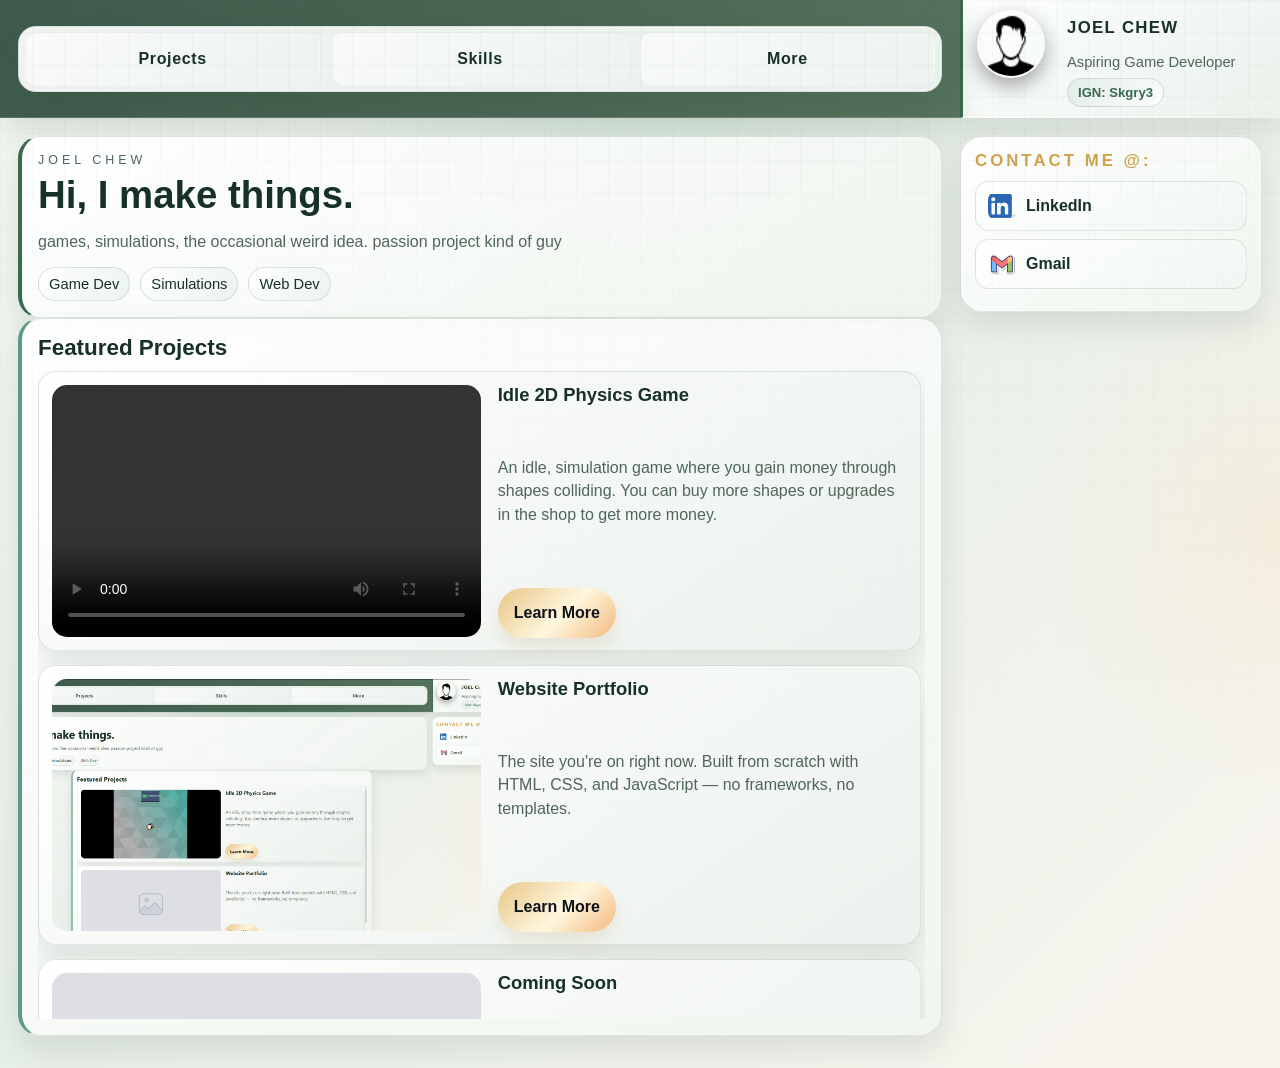
<file: index.html>
<!DOCTYPE html>

<html lang="en">

<head>
    <meta charset="UTF-8">
    <meta name="viewport" content="width=device-width, initial-scale=1.0">

    <!-- the website title -->
    <title>Portfolio</title>

    <!-- changing of website icon -->
    <link rel="icon" type="image/x-icon" href="img/logo_.png">

    <!-- link to external css file under css folder -->
    <link rel="stylesheet" href="./css/style.css">

    <!-- link to external js file under js folder -->
    <script src="./js/main.js" defer></script>

</head>


<body class="mainPage">

    <a href="./aboutMe.html" class="Profile"">
    
        <img src=" ./images/icons8-person-48.png" alt="pfp" class="pfp">
        <p class="name">Joel Chew</p>
        <p class="about">Aspiring Game Developer</p>
        <span class="profile-badge">IGN: Skgry3</span>

    </a>

    <!-- Header -->
    <header>
        <section class="HeaderTabsContainer">
            <ul>
                <a href="./projects.html" class="HeaderTab">
                    <li>
                        <p>
                            Projects
                        </p>
                    </li>
                </a>
                <a href="./skills.html" class="HeaderTab">
                    <li>
                        <p>
                            Skills
                        </p>
                    </li>
                </a>
                <a href="" class="HeaderTab">
                    <li>
                        <p>
                            More
                        </p>
                    </li>
                </a>
            </ul>
        </section>
    </header>

    <!-- content -->
    <main>
        <section class="hero-card">
            <p class="eyebrow">Joel Chew</p>
            <h1>Hi, I make things.</h1>
            <p>games, simulations, the occasional weird idea. passion project kind of guy</p>
            <div class="chip-row">
                <span class="chip">Game Dev</span>
                <span class="chip">Simulations</span>
                <span class="chip">Web Dev</span>
            </div>
        </section>

        <section class="featuredProjectsContainer">
            <h1>Featured Projects</h1>
            <div class="ScrollPanel">

                <div class="featuredProjects">
                    <video class="media" controls autoplay>
                        <source src="./vids/physicsShortClip.mp4">
                    </video>
                    <h1>Idle 2D Physics Game</h1>
                    <p>An idle, simulation game where you gain money through shapes colliding. You can buy more shapes
                        or upgrades in the shop to get more money.</p>

                    <a href="./physics2dSim.html" class="button">
                        <p>Learn More</p>
                    </a>
                </div>

                <div class="featuredProjects">
                    <img src="./images/websiteTitleCard.png" alt="Website Portfolio">
                    <h1>Website Portfolio</h1>
                    <p>The site you're on right now. Built from scratch with HTML, CSS, and JavaScript — no frameworks,
                        no templates.</p>

                    <a href="./portfolio.html" class="button">
                        <p>Learn More</p>
                    </a>
                </div>

                <div class="featuredProjects">
                    <img src="./images/img_placeholder.png" alt="">
                    <h1>Coming Soon</h1>
                    <p>Coming Soon</p>


                    <a href="" class="button">
                        <p>Learn More</p>
                    </a>
                </div>

            </div>
        </section>
    </main>

    <aside>
        <section class="contactMe">
            <h1>Contact Me @: </h1>

            <!-- <a href="https://discord.com" target="_blank" rel="noopener noreferrer">
                <img src="/images/img_placeholder.png" alt="Discord logo">
                <p>Discord</p>
            </a> -->

            <a href="https://www.linkedin.com/in/joel-chew-1ab3a2368" target="_blank" rel="noopener noreferrer">
                <img src="./images/LI-In-Bug.png" alt="LinkedIn logo">
                <p>LinkedIn</p>
            </a>

            <a href="mailto:joelskgry@gmail.com" target="_blank" rel="noopener noreferrer">
                <img src="./images/icons8-gmail-100.png" alt="Gmail logo">
                <p>Gmail</p>
            </a>
        </section>
    </aside>

    <!-- Footer -->
    <footer>
    </footer>

</body>

</html>
</file>
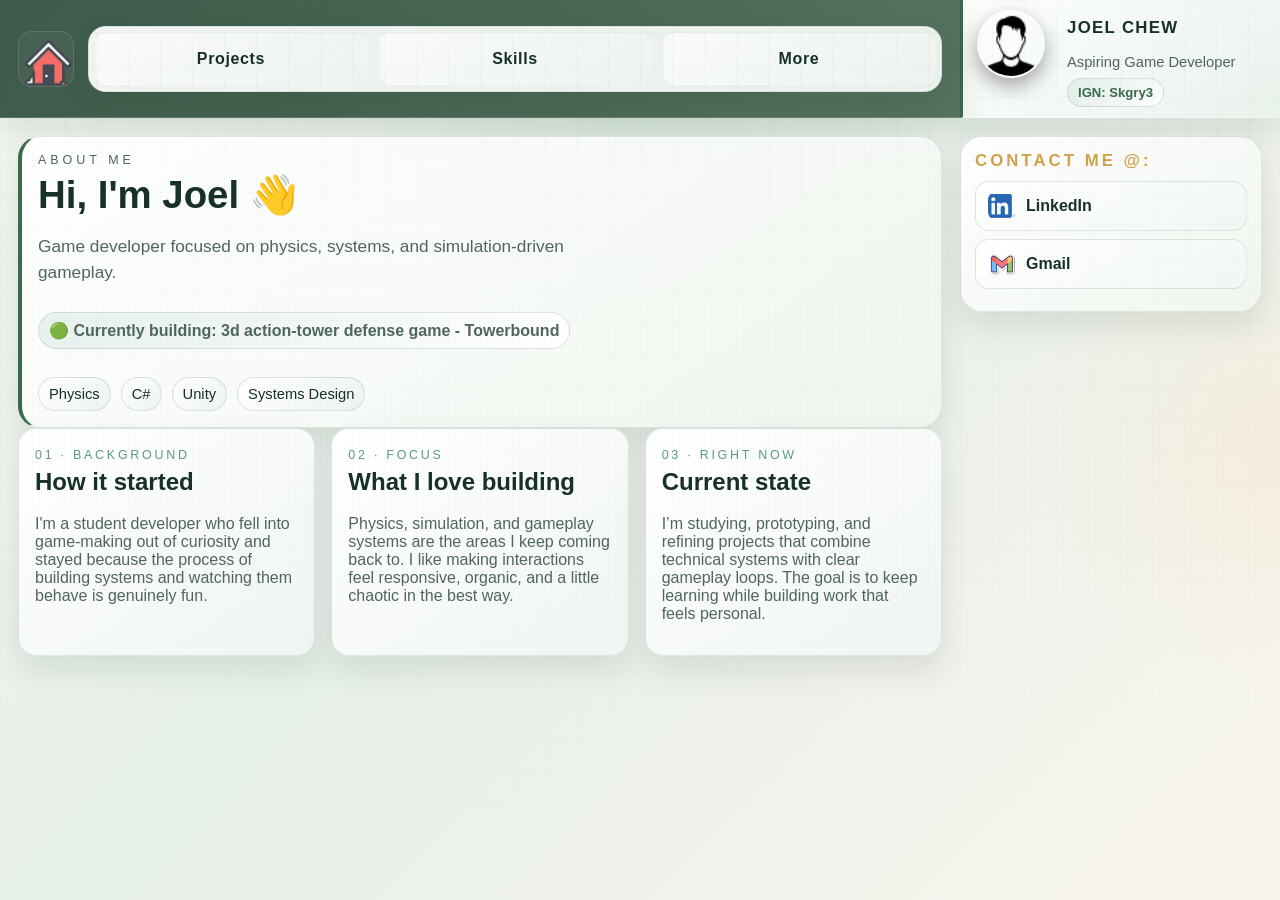
<file: aboutMe.html>
<!DOCTYPE html>

<html lang="en">

<head>
    <meta charset="UTF-8">
    <meta name="viewport" content="width=device-width, initial-scale=1.0">

    <!-- the website title -->
    <title>About Me</title>

    <!-- changing of website icon -->
    <link rel="icon" type="image/x-icon" href="img/logo_.png">

    <!-- link to external css file under css folder -->
    <link rel="stylesheet" href="./css/style.css">

    <!-- link to external js file under js folder -->
    <script src="./js/main.js" defer></script>

</head>


<body class="subPage aboutMePage">
    <section class="Profile" aria-label="Profile summary">
        <img src="./images/icons8-person-48.png" alt="Joel profile picture" class="pfp">
        <p class="name">Joel Chew</p>
        <p class="about">Aspiring Game Developer</p>
        <span class="profile-badge">IGN: Skgry3</span>
    </section>

    <!-- Header -->
    <header>
        <section class="home">
            <a href="./index.html">
                <img src="./images/icons8-home-128.png" alt="" />
            </a>
        </section>
        <section class="HeaderTabsContainer">
            <ul>
                <a href="./projects.html" class="HeaderTab">
                    <li>
                        <p>
                            Projects
                        </p>
                    </li>
                </a>
                <a href="./skills.html" class="HeaderTab">
                    <li>
                        <p>
                            Skills
                        </p>
                    </li>
                </a>
                <a href="" class="HeaderTab">
                    <li>
                        <p>
                            More
                        </p>
                    </li>
                </a>
            </ul>
        </section>
    </header>

    <!-- content -->
    <main>
        <section class="hero-card">
            <p class="eyebrow">About Me</p>
            <h1>Hi, I'm Joel 👋</h1>
            <p class="subtitle">Game developer focused on physics, systems, and simulation-driven gameplay.</p>
            <p class="status-pill">🟢 Currently building: 3d action-tower defense game - Towerbound</p>
            <div class="chip-row">
                <span class="chip">Physics</span>
                <span class="chip">C#</span>
                <span class="chip">Unity</span>
                <span class="chip">Systems Design</span>
            </div>
        </section>

        <section class="about-grid">
            <article class="about-card">
                <span class="step">01 · Background</span>
                <h2>How it started</h2>
                <p>I'm a student developer who fell into game-making out of curiosity and stayed because the process of building systems and watching them behave is genuinely fun.</p>
            </article>

            <article class="about-card">
                <span class="step">02 · Focus</span>
                <h2>What I love building</h2>
                <p>Physics, simulation, and gameplay systems are the areas I keep coming back to. I like making interactions feel responsive, organic, and a little chaotic in the best way.</p>
            </article>

            <article class="about-card">
                <span class="step">03 · Right now</span>
                <h2>Current state</h2>
                <p>I’m studying, prototyping, and refining projects that combine technical systems with clear gameplay loops. The goal is to keep learning while building work that feels personal.</p>
            </article>
        </section>
    </main>

    <aside>
        <section class="contactMe">
            <h1>Contact Me @: </h1>

            <!-- <a href="https://discord.com" target="_blank" rel="noopener noreferrer">
                <img src="/images/img_placeholder.png" alt="Discord logo">
                <p>Discord</p>
            </a> -->

            <a href="https://www.linkedin.com/in/joel-chew-1ab3a2368" target="_blank" rel="noopener noreferrer">
                <img src="./images/LI-In-Bug.png" alt="LinkedIn logo">
                <p>LinkedIn</p>
            </a>

            <a href="mailto:joelskgry@gmail.com" target="_blank" rel="noopener noreferrer">
                <img src="./images/icons8-gmail-100.png" alt="Gmail logo">
                <p>Gmail</p>
            </a>
        </section>
    </aside>

    <!-- Footer -->
    <footer>
    </footer>

</body>

</html>
</file>
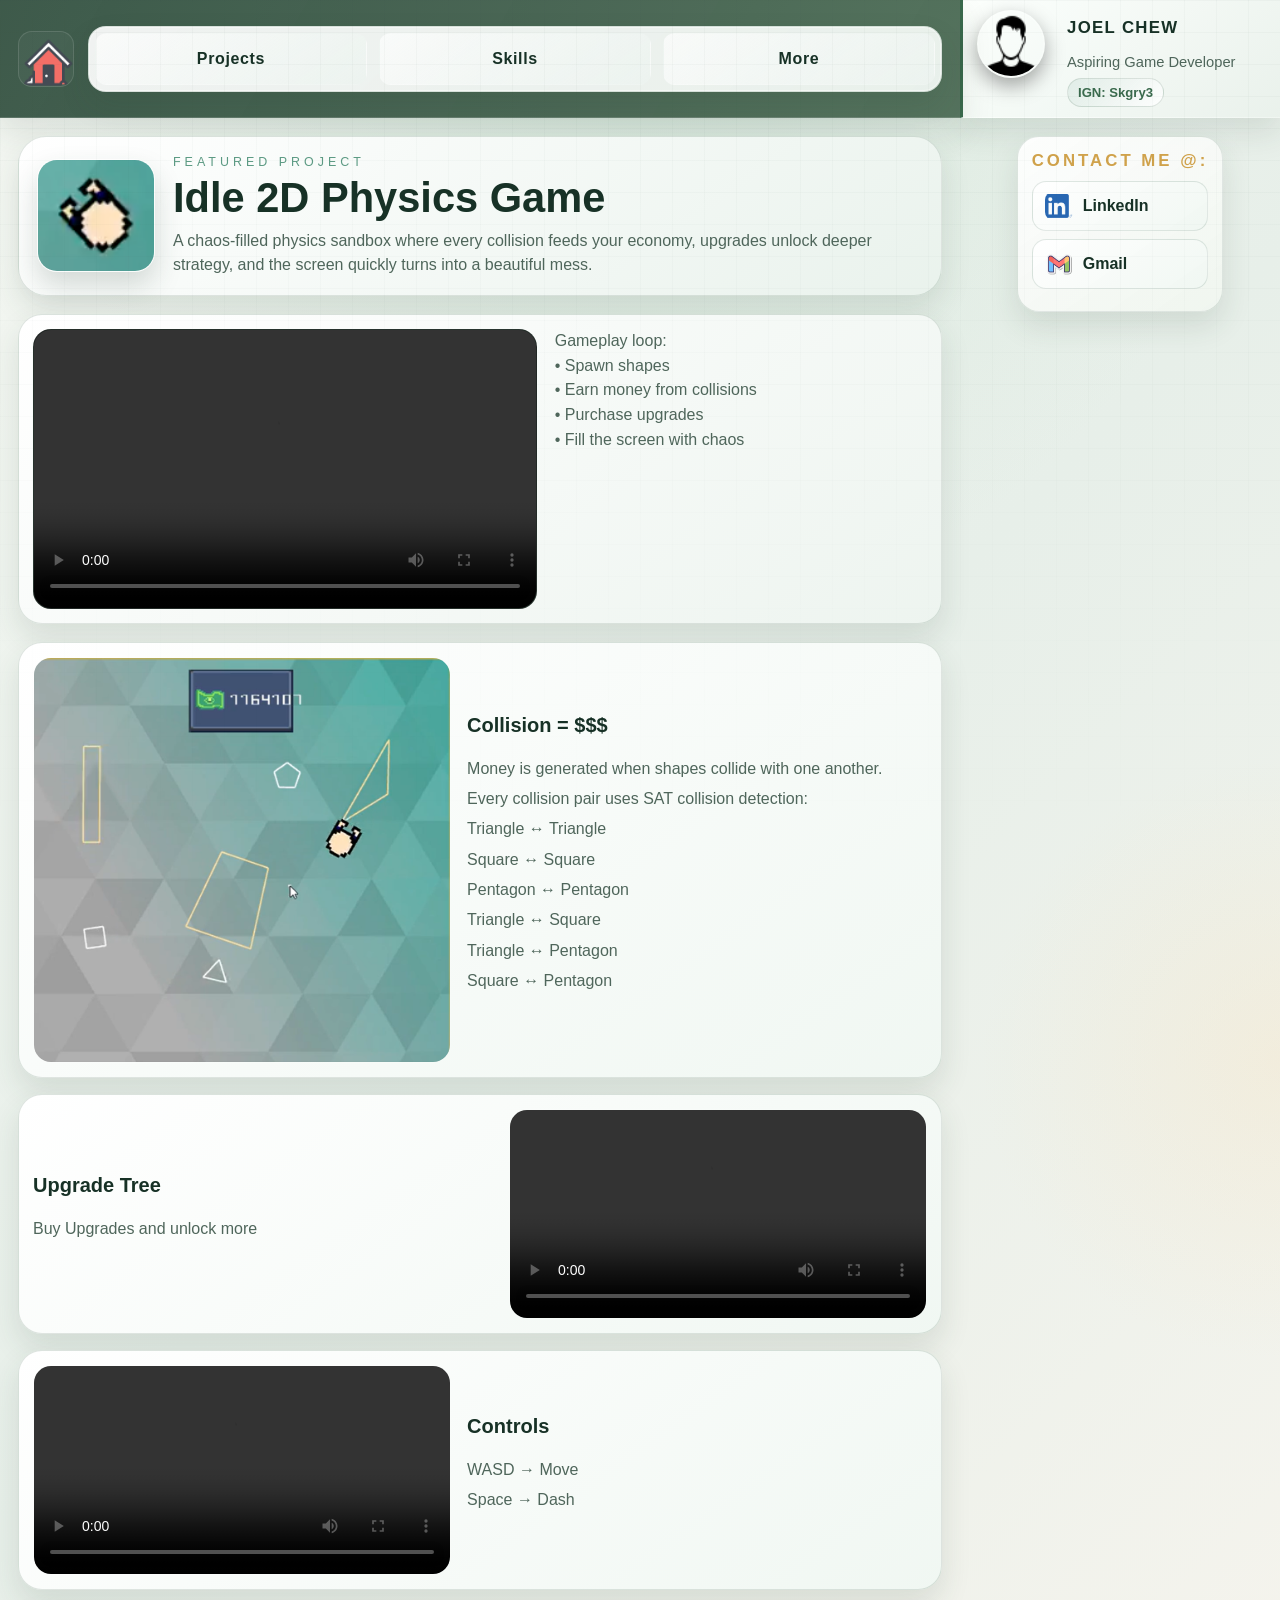
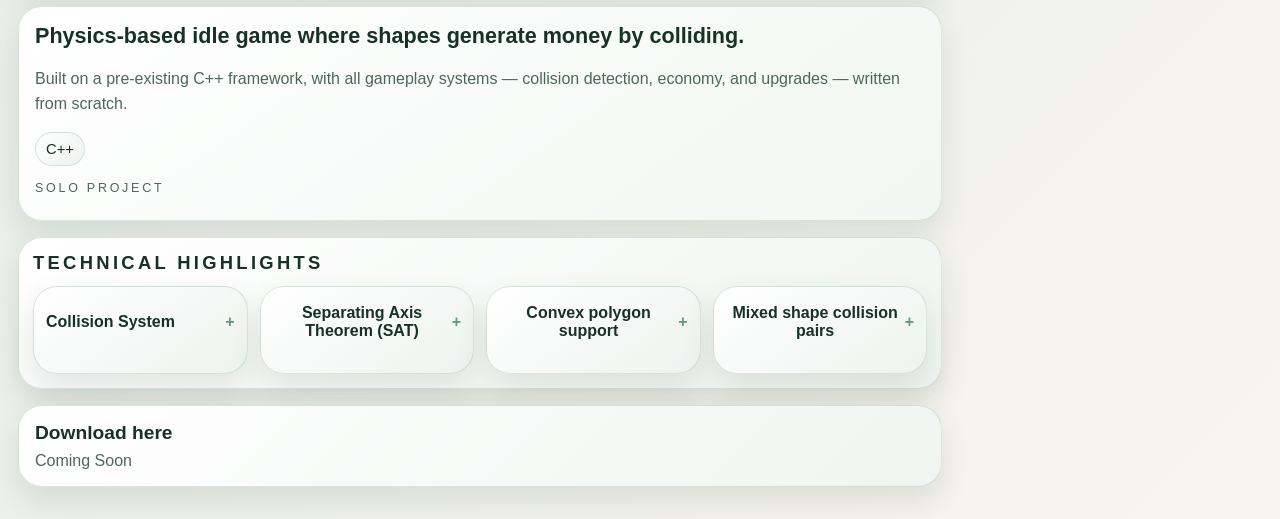
<file: physics2dSim.html>
<!DOCTYPE html>

<html lang="en">

<head>
    <meta charset="UTF-8">
    <meta name="viewport" content="width=device-width, initial-scale=1.0">

    <!-- the website title -->
    <title>Projects</title>

    <!-- changing of website icon -->
    <link rel="icon" type="image/x-icon" href="img/logo_.png">

    <!-- link to external css file under css folder -->
    <link rel="stylesheet" href="./css/style.css">

    <!-- link to external js file under js folder -->
    <script src="./js/main.js" defer></script>

</head>


<body class="subPage projectPage">


    <a href="./aboutMe.html" class="Profile">

        <img src="./images/icons8-person-48.png" alt="pfp" class="pfp">

        <p class="name">Joel Chew</p>
        <p class="about">Aspiring Game Developer</p>
        <span class="profile-badge">IGN: Skgry3</span>

    </a>

    <!-- Header -->
    <header>
        <section class="home">
            <a href="./index.html">
                <img src="./images/icons8-home-128.png" alt="">
            </a>
        </section>
        <section class="HeaderTabsContainer">
            <ul>
                <a href="./projects.html" class="HeaderTab">
                    <li>
                        <p>
                            Projects
                        </p>
                    </li>
                </a>
                <a href="./skills.html" class="HeaderTab">
                    <li>
                        <p>
                            Skills
                        </p>
                    </li>
                </a>
                <a href="" class="HeaderTab">
                    <li>
                        <p>
                            More
                        </p>
                    </li>
                </a>
            </ul>
        </section>
    </header>

    <!-- content -->
    <main>
        <div class="projectDetails">

            <div class="title">
                <img src="./images/physic2dSimTitleCard.png" alt="">
                <div>
                    <p class="eyebrow">Featured project</p>
                    <h1>Idle 2D Physics Game</h1>
                    <p class="project-intro">A chaos-filled physics sandbox where every collision feeds your economy,
                        upgrades unlock deeper strategy, and the screen quickly turns into a beautiful mess.</p>
                </div>
            </div>

            <section class="gameplayVidContainer">

                <div>
                    <video controls>
                        <source src="./vids/physicsShortClip.mp4">
                    </video>

                    <p>Gameplay loop:
                        <br>
                        • Spawn shapes
                        <br>
                        • Earn money from collisions
                        <br>
                        • Purchase upgrades
                        <br>
                        • Fill the screen with chaos
                        <br>
                    </p>
                </div>

            </section>

            <section class="coreFeatures">

                <div class="card">
                    <img src="./images/physic2dSim.png" alt="">
                    <article>
                        <h1>Collision = $$$</h1>
                        <p>
                            Money is generated when shapes collide with one another.
                            <br>
                            Every collision pair uses SAT collision detection:
                            <br>
                            Triangle ↔ Triangle
                            <br>
                            Square ↔ Square
                            <br>
                            Pentagon ↔ Pentagon
                            <br>

                            Triangle ↔ Square
                            <br>
                            Triangle ↔ Pentagon
                            <br>
                            Square ↔ Pentagon
                            <br>
                        </p>
                    </article>
                </div>

                <div class="card">
                    <article>
                        <h1>Upgrade Tree</h1>
                        <p>
                            Buy Upgrades and unlock more
                        </p>
                    </article>
                    <video class="media" controls autoplay>
                        <source src="./vids/upgradeTreeClip.mp4">
                    </video>
                </div>

                <div class="card">
                    <video class="media" controls autoplay>
                        <source src="./vids/movementClip.mp4">
                    </video>
                    <article>
                        <h1>Controls</h1>

                        <p>
                            <br>
                            WASD → Move
                            <br>
                            Space → Dash
                            <br>
                        </p>
                    </article>
                </div>

                <article>
                    <h2>Physics-based idle game where shapes generate money by colliding.</h2>
                    <p>Built on a pre-existing C++ framework, with all gameplay systems — collision detection, economy,
                        and upgrades — written from scratch.</p>

                    <div class="chip-row">
                        <span class="chip">C++</span>
                    </div>

                    <p class="step">Solo Project</p>
                </article>

                <section>
                    <h1>Technical Highlights</h1>

                    <div>
                        <div class="card tech-card">
                            <p>Collision System</p>
                            <div class="tech-detail">
                                <p>Detects and resolves overlaps between all shape pairs each frame, calculating
                                    penetration depth and push-apart vectors to keep shapes from passing through each
                                    other.</p>
                            </div>
                        </div>

                        <div class="card tech-card">
                            <p>Separating Axis Theorem (SAT)</p>
                            <div class="tech-detail">
                                <p>SAT works by projecting two shapes onto multiple axes and checking for overlap on
                                    each one. If any axis shows a gap, the shapes aren't colliding. If all axes overlap,
                                    a collision is confirmed and the shortest push-out vector is used to separate them.
                                    This makes it accurate for any convex polygon, not just circles or boxes.</p>
                            </div>
                        </div>

                        <div class="card tech-card">
                            <p>Convex polygon support</p>
                            <div class="tech-detail">
                                <p>Rather than hardcoding behaviour for specific shapes, the collision system works on
                                    any convex polygon by reading its vertices. This means triangles, squares, and
                                    pentagons all run through the same detection logic — making it easy to add new
                                    shapes in the future without rewriting the collision code.</p>
                            </div>
                        </div>

                        <div class="card tech-card">
                            <p>Mixed shape collision pairs</p>
                            <div class="tech-detail">
                                <p>The engine handles every possible pairing between the three shape types —
                                    Triangle↔Triangle, Square↔Square, Pentagon↔Pentagon, and all cross-type pairs. Each
                                    collision is detected and resolved correctly regardless of which two shapes meet, so
                                    the chaos on screen always behaves physically.</p>
                            </div>
                        </div>

                    </div>
                </section>

                <div class="download-card">
                    <h1>Download here</h1>
                    <p>Coming Soon</p>
                </div>
            </section>
        </div>
    </main>

    <aside>
        <section class="contactMe">
            <h1>Contact Me @: </h1>

            <!-- <a href="https://discord.com" target="_blank" rel="noopener noreferrer">
                <img src="/images/img_placeholder.png" alt="Discord logo">
                <p>Discord</p>
            </a> -->

            <a href="https://www.linkedin.com/in/joel-chew-1ab3a2368" target="_blank" rel="noopener noreferrer">
                <img src="./images/LI-In-Bug.png" alt="LinkedIn logo">
                <p>LinkedIn</p>
            </a>

            <a href="mailto:joelskgry@gmail.com" target="_blank" rel="noopener noreferrer">
                <img src="./images/icons8-gmail-100.png" alt="Gmail logo">
                <p>Gmail</p>
            </a>
        </section>
    </aside>

    <!-- Footer -->
    <footer>
    </footer>

</body>

</html>
</file>
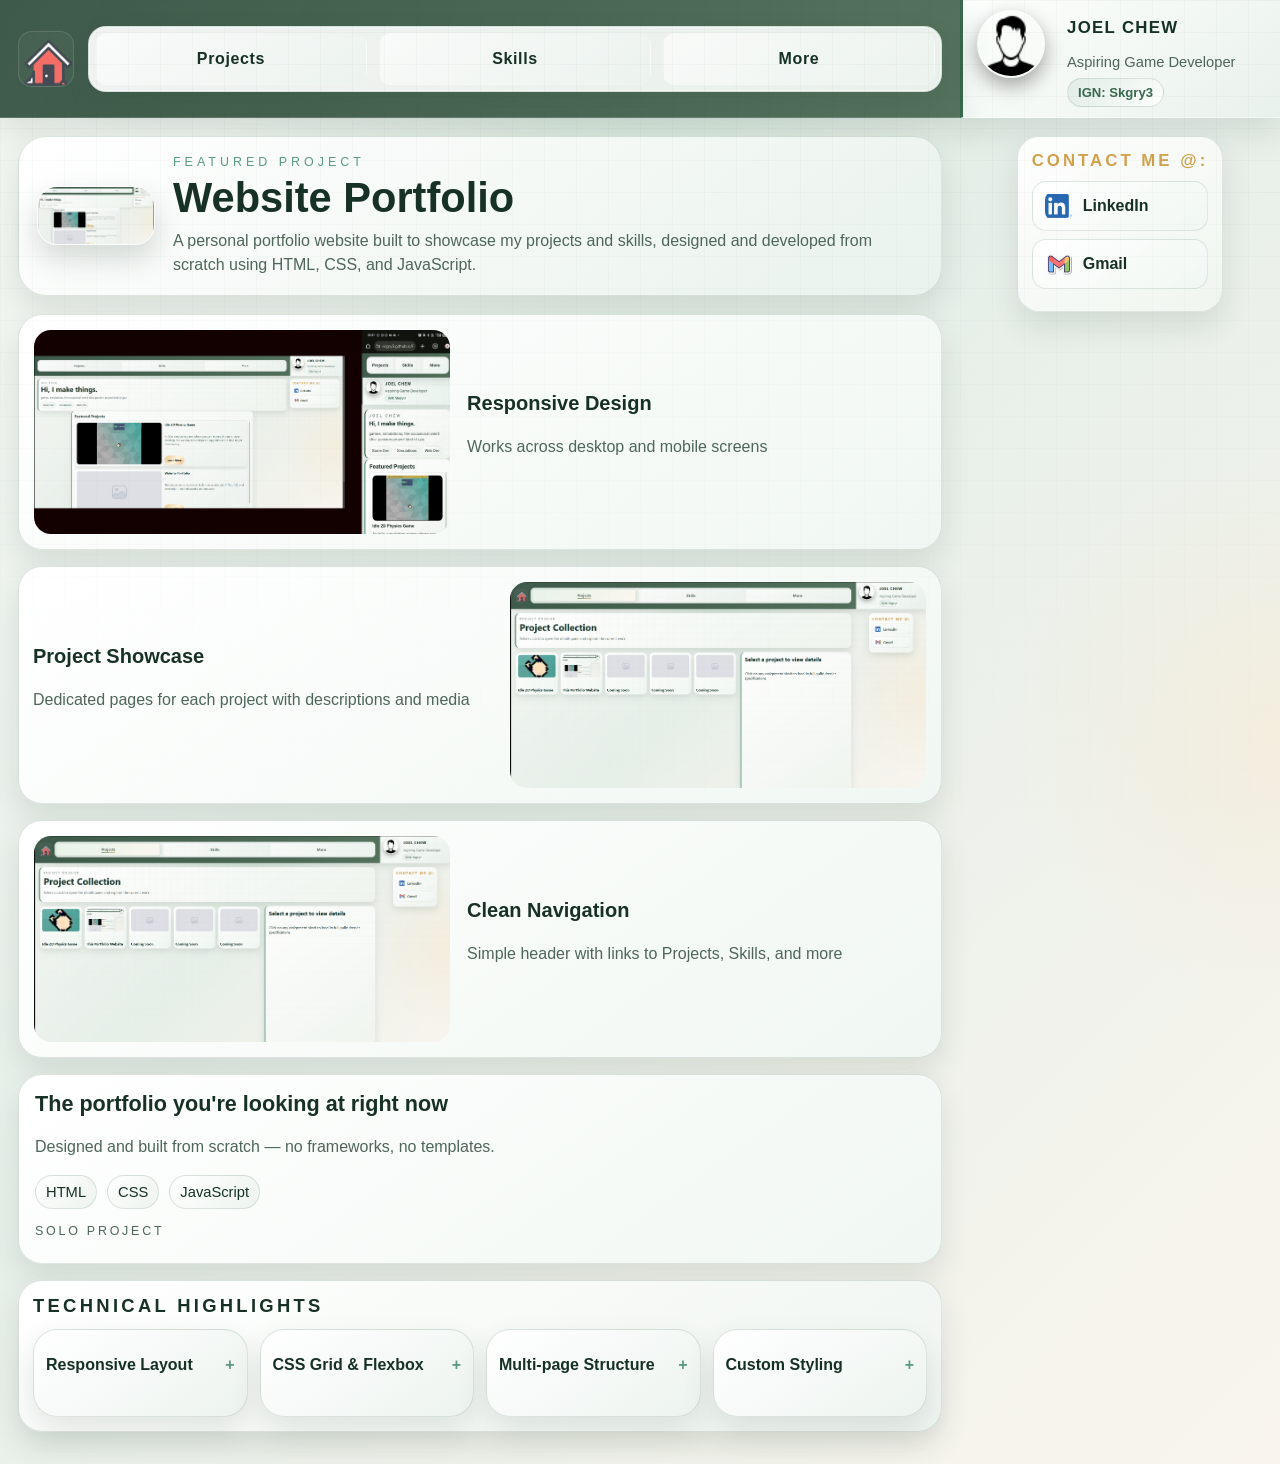
<file: portfolio.html>
<!DOCTYPE html>

<html lang="en">

<head>
    <meta charset="UTF-8">
    <meta name="viewport" content="width=device-width, initial-scale=1.0">

    <!-- the website title -->
    <title>Projects</title>

    <!-- changing of website icon -->
    <link rel="icon" type="image/x-icon" href="img/logo_.png">

    <!-- link to external css file under css folder -->
    <link rel="stylesheet" href="./css/style.css">

    <!-- link to external js file under js folder -->
    <script src="./js/main.js" defer></script>

</head>


<body class="subPage projectPage">


    <a href="./aboutMe.html" class="Profile">

        <img src="./images/icons8-person-48.png" alt="pfp" class="pfp">

        <p class="name">Joel Chew</p>
        <p class="about">Aspiring Game Developer</p>
        <span class="profile-badge">IGN: Skgry3</span>

    </a>

    <!-- Header -->
    <header>
        <section class="home">
            <a href="./index.html">
                <img src="./images/icons8-home-128.png" alt="">
            </a>
        </section>
        <section class="HeaderTabsContainer">
            <ul>
                <a href="./projects.html" class="HeaderTab">
                    <li>
                        <p>
                            Projects
                        </p>
                    </li>
                </a>
                <a href="./skills.html" class="HeaderTab">
                    <li>
                        <p>
                            Skills
                        </p>
                    </li>
                </a>
                <a href="" class="HeaderTab">
                    <li>
                        <p>
                            More
                        </p>
                    </li>
                </a>
            </ul>
        </section>
    </header>

    <!-- content -->
    <main>
        <div class="projectDetails">

            <div class="title">
                <img src="./images/websiteTitleCard.png" alt="">
                <div>
                    <p class="eyebrow">Featured project</p>
                    <h1>Website Portfolio</h1>
                    <p class="project-intro">A personal portfolio website built to showcase my projects and skills,
                        designed and developed from scratch using HTML, CSS, and JavaScript.</p>
                </div>
            </div>

            <section class="coreFeatures">

                <div class="card">
                    <img src="./images/websiteResponsive.png" alt="">
                    <article>
                        <h1>Responsive Design</h1>
                        <p>
                            Works across desktop and mobile screens
                        </p>
                    </article>
                </div>

                <div class="card">
                    <article>
                        <h1>Project Showcase</h1>
                        <p>
                            Dedicated pages for each project with descriptions and media
                        </p>
                    </article>
                    <img src="./images/websiteProjectShowcase.png" alt="">
                </div>

                <div class="card">
                    <img src="./images/websiteProjectShowcase.png" alt="">
                    <article>
                        <h1>Clean Navigation</h1>

                        <p>
                            Simple header with links to Projects, Skills, and more
                        </p>
                    </article>
                </div>

                <article>
                    <h2>The portfolio you're looking at right now</h2>
                    <p>Designed and built from scratch — no frameworks, no templates.</p>

                    <div class="chip-row">
                        <span class="chip">HTML</span>
                        <span class="chip">CSS</span>
                        <span class="chip">JavaScript</span>
                    </div>

                    <p class="step">Solo Project</p>
                </article>

                <section>
                    <h1>Technical Highlights</h1>

                    <div>
                        <div class="card tech-card">
                            <p>Responsive Layout</p>
                            <div class="tech-detail">
                                <p>The site adapts across all screen sizes using CSS Grid and media queries. The sidebar
                                    collapses,
                                    columns stack, and spacing adjusts so the layout stays clean whether viewed on
                                    desktop, tablet,
                                    or mobile.</p>
                            </div>
                        </div>

                        <div class="card tech-card">
                            <p>CSS Grid & Flexbox</p>
                            <div class="tech-detail">
                                <p>The overall page structure is built with CSS Grid, defining named areas for the
                                    header, profile,
                                    main content, and sidebar. Flexbox handles alignment within individual components
                                    like the
                                    header tabs and contact links.</p>
                            </div>
                        </div>

                        <div class="card tech-card">
                            <p>Multi-page Structure</p>
                            <div class="tech-detail">
                                <p>The site is split across dedicated pages for Projects, Skills, and About Me, each
                                    sharing the
                                    same stylesheet and header so the experience stays consistent. Navigation is handled
                                    with
                                    plain anchor links and an active tab indicator set via JavaScript.</p>
                            </div>
                        </div>

                        <div class="card tech-card">
                            <p>Custom Styling</p>
                            <div class="tech-detail">
                                <p>All visual design is handwritten in CSS — no frameworks or templates. CSS variables
                                    define the
                                    colour palette and shadows site-wide, making it easy to retheme. Subtle gradients,
                                    hover
                                    transitions, and a grid overlay give the site a polished, cohesive feel.</p>
                            </div>
                        </div>
                    </div>
                </section>

            </section>
        </div>
    </main>

    <aside>
        <section class="contactMe">
            <h1>Contact Me @: </h1>

            <!-- <a href="https://discord.com" target="_blank" rel="noopener noreferrer">
                <img src="/images/img_placeholder.png" alt="Discord logo">
                <p>Discord</p>
            </a> -->

            <a href="https://www.linkedin.com/in/joel-chew-1ab3a2368" target="_blank" rel="noopener noreferrer">
                <img src="./images/LI-In-Bug.png" alt="LinkedIn logo">
                <p>LinkedIn</p>
            </a>

            <a href="mailto:joelskgry@gmail.com" target="_blank" rel="noopener noreferrer">
                <img src="./images/icons8-gmail-100.png" alt="Gmail logo">
                <p>Gmail</p>
            </a>
        </section>
    </aside>

    <!-- Footer -->
    <footer>
    </footer>

</body>

</html>
</file>
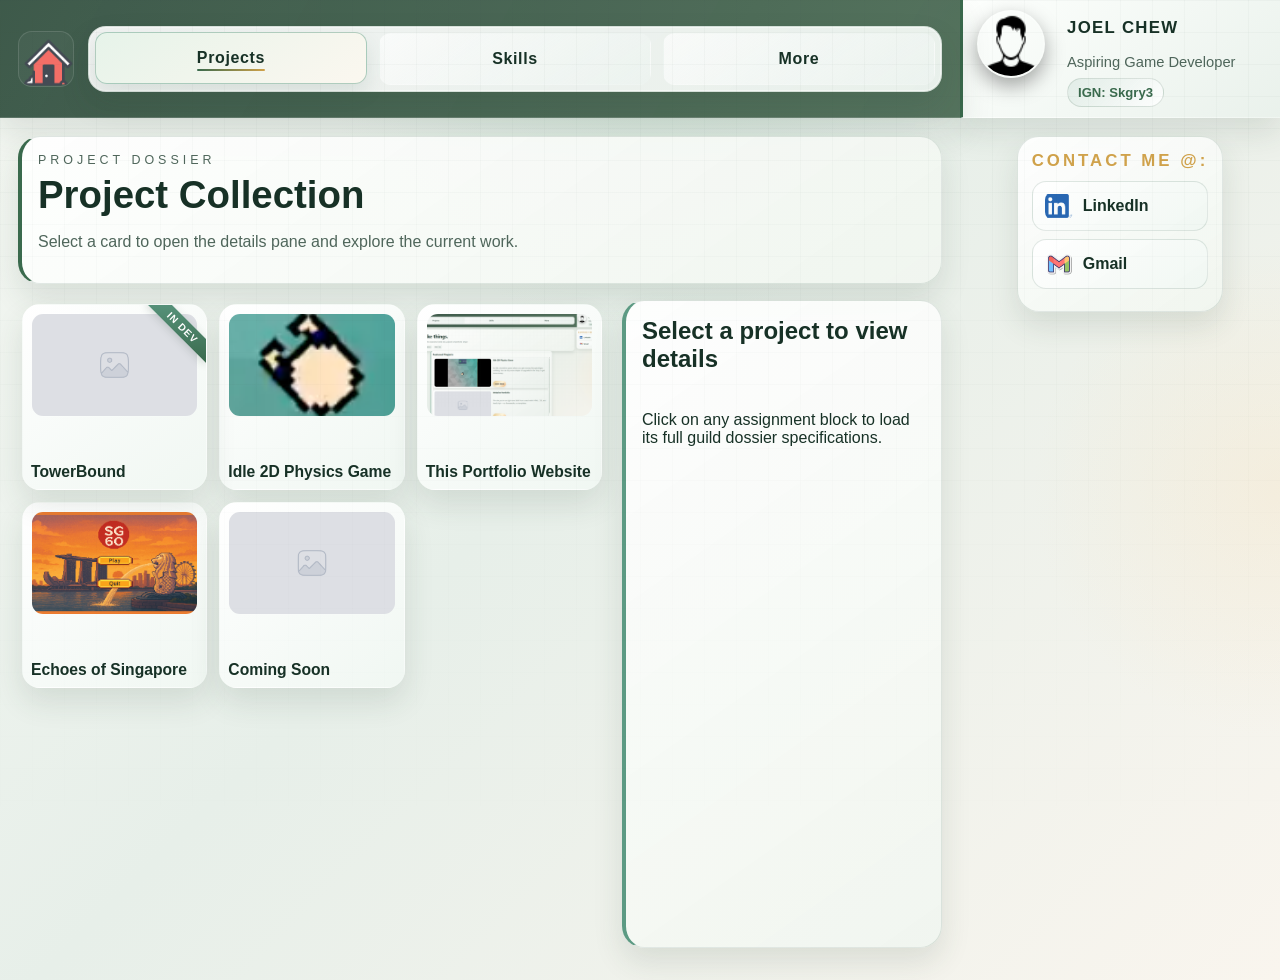
<file: projects.html>
<!DOCTYPE html>

<html lang="en">

<head>
    <meta charset="UTF-8">
    <meta name="viewport" content="width=device-width, initial-scale=1.0">

    <!-- the website title -->
    <title>Projects</title>

    <!-- changing of website icon -->
    <link rel="icon" type="image/x-icon" href="img/logo_.png">

    <!-- link to external css file under css folder -->
    <link rel="stylesheet" href="./css/style.css">

    <!-- link to external js file under js folder -->
    <script src="./js/main.js" defer></script>

</head>


<body class="subPage projectPage">


    <a href="./aboutMe.html" class="Profile"">
    
        <img src=" ./images/icons8-person-48.png" alt="pfp" class="pfp">

        <p class="name">Joel Chew</p>
        <p class="about">Aspiring Game Developer</p>
        <span class="profile-badge">IGN: Skgry3</span>

    </a>

    <!-- Header -->
    <header>
        <section class="home">
            <a href="./index.html">
                <img src="./images/icons8-home-128.png" alt="">
            </a>
        </section>
        <section class="HeaderTabsContainer">
            <ul>
                <a href="./projects.html" class="HeaderTab active-tab">
                    <li>
                        <p>
                            Projects
                        </p>
                    </li>
                </a>
                <a href="./skills.html" class="HeaderTab">
                    <li>
                        <p>
                            Skills
                        </p>
                    </li>
                </a>
                <a href="" class="HeaderTab">
                    <li>
                        <p>
                            More
                        </p>
                    </li>
                </a>
            </ul>
        </section>
    </header>

    <!-- content -->
    <main class="projectSelection">
        <section class="hero-card">
            <p class="eyebrow">Project dossier</p>
            <h1>Project Collection</h1>
            <p>Select a card to open the details pane and explore the current work.</p>
        </section>

        <section class="projectPanel">
            <button class="projectDropdownToggle" type="button" aria-expanded="false" aria-controls="projectGridMobile">
                <span>Open project list</span>
                <strong>▼</strong>
            </button>

            <div class="projectContainer" id="projectGridMobile">

                <div class="project ongoing" data-title="TowerBound"
                    data-desc="An early prototype of a 3D action tower defense — fight on the frontlines, possess towers for high-impact plays, and combo your attacks with your defenses to survive escalating waves. Built in Unity with GOAP-driven AI."
                    data-img="./images/img_placeholder.png" data-link="./towerbound.html" data-ongoing="true">
                    <img src="./images/img_placeholder.png" alt="">
                    <h1>TowerBound</h1>
                </div>

                <div class="project" data-title="Idle 2D Physics Game"
                    data-desc="An idle, simulation game where you gain money through shapes colliding. You can buy more shapes or upgrades in the shop to get more money."
                    data-img="./images/physic2dSim.png" data-link="./physics2dSim.html">
                    <img src="./images/physic2dSimTitleCard.png" alt="">
                    <h1>Idle 2D Physics Game</h1>
                </div>

                <div class="project" data-title="Portfolio Website"
                    data-desc="A personal portfolio site built from scratch with HTML, CSS, and JavaScript. Designed to be minimal, responsive, and easy to navigate. Focused on clean layout, consistent styling, and presenting work clearly across multiple pages."
                    data-img="./images/websiteTitleCard.png" data-link="./portfolio.html">
                    <img src="./images/websiteTitleCard.png" alt="">
                    <h1>This Portfolio Website</h1>
                </div>

                <div class="project" data-title="Echoes of Singapore"
                    data-desc="A 2D side-scrolling platformer where a Singaporean man fights through pivotal moments in Singapore's history. Built in 2 weeks by a team of 4 in Unity, featuring combo melee combat, platformer movement, and a story told through cutscenes and dialogue."
                    data-img="./images/wiu3TitleCard.png" data-link="./wiu3.html"
                    data-contributions="Movement System, Melee Combat, Health Interface, Upgrade System, Rioter Enemy"
                    data-teammates="Ranged Combat, Base Enemy Class, Shop System, Cutscene & Dialogue System, Inventory System, Scene Transition">
                    <img src="./images/wiu3TitleCard.png" alt="">
                    <h1>Echoes of Singapore</h1>
                </div>

                <div class="project" data-title="Coming Soon..." data-desc="Coming Soon..."
                    data-img="./images/img_placeholder.png">
                    <img src="./images/img_placeholder.png" alt="">
                    <h1>Coming Soon</h1>
                </div>


            </div>
        </section>

        <section class="projectSummery" id="summeryPanel">
            <div class="summary-content">
                <h2>Select a project to view details</h2>
                <p>Click on any assignment block to load its full guild dossier specifications.</p>
            </div>
        </section>
    </main>

    <aside>
        <section class="contactMe">
            <h1>Contact Me @: </h1>

            <!-- <a href="https://discord.com" target="_blank" rel="noopener noreferrer">
                <img src="/images/img_placeholder.png" alt="Discord logo">
                <p>Discord</p>
            </a> -->

            <a href="https://www.linkedin.com/in/joel-chew-1ab3a2368" target="_blank" rel="noopener noreferrer">
                <img src="./images/LI-In-Bug.png" alt="LinkedIn logo">
                <p>LinkedIn</p>
            </a>

            <a href="mailto:joelskgry@gmail.com" target="_blank" rel="noopener noreferrer">
                <img src="./images/icons8-gmail-100.png" alt="Gmail logo">
                <p>Gmail</p>
            </a>
        </section>
    </aside>

    <!-- Footer -->
    <footer>
    </footer>

</body>

</html>
</file>
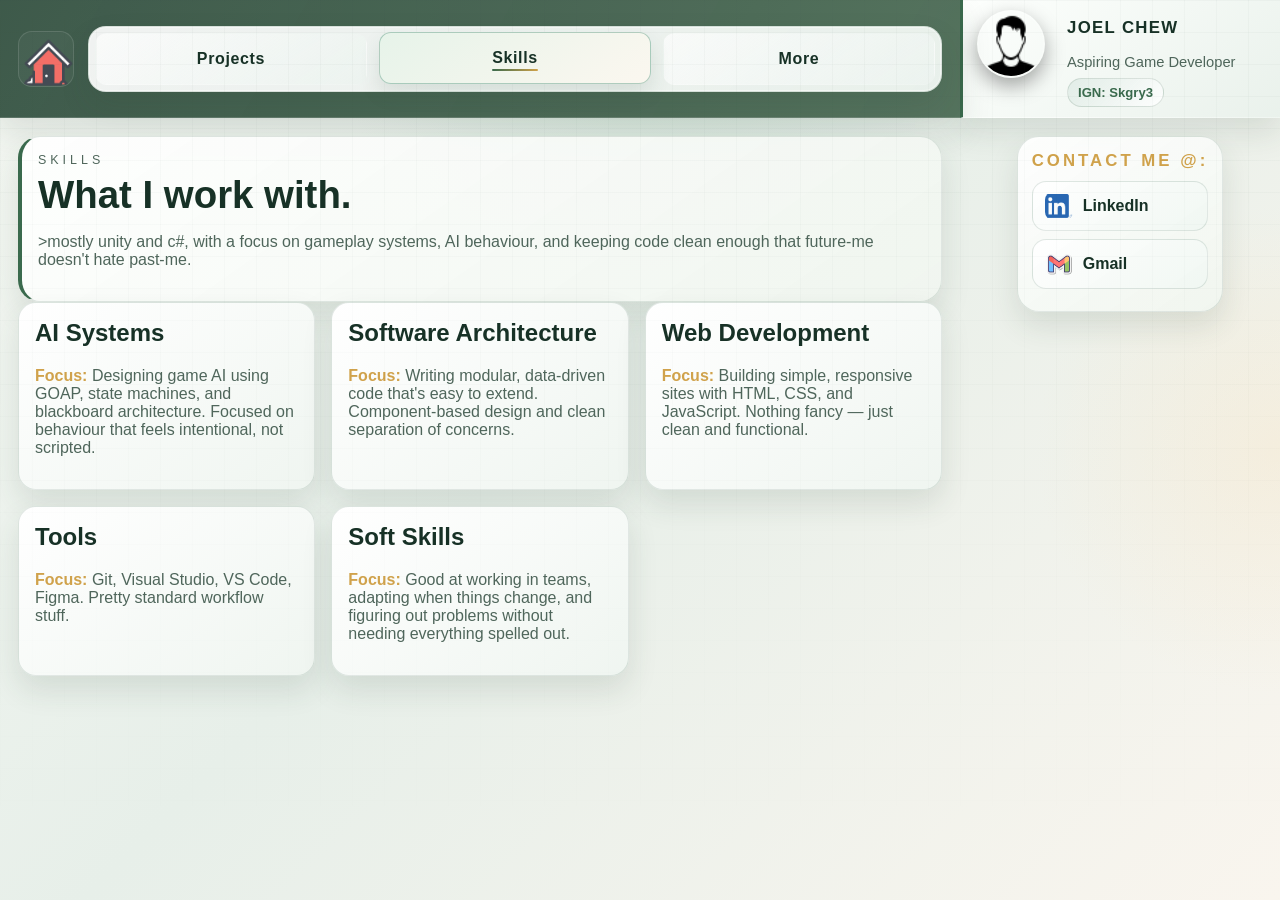
<file: skills.html>
<!DOCTYPE html>

<html lang="en">

<head>
    <meta charset="UTF-8">
    <meta name="viewport" content="width=device-width, initial-scale=1.0">

    <!-- the website title -->
    <title>Projects</title>

    <!-- changing of website icon -->
    <link rel="icon" type="image/x-icon" href="img/logo_.png">

    <!-- link to external css file under css folder -->
    <link rel="stylesheet" href="./css/style.css">

    <!-- link to external js file under js folder -->
    <script src="./js/main.js" defer></script>

</head>


<body class="subPage projectPage">


    <a href="./aboutMe.html" class="Profile"">
    
        <img src=" ./images/icons8-person-48.png" alt="pfp" class="pfp">

        <p class="name">Joel Chew</p>
        <p class="about">Aspiring Game Developer</p>
        <span class="profile-badge">IGN: Skgry3</span>

    </a>

    <!-- Header -->
    <header>
        <section class="home">
            <a href="./index.html">
                <img src="./images/icons8-home-128.png" alt="">
            </a>
        </section>
        <section class="HeaderTabsContainer">
            <ul>
                <a href="./projects.html" class="HeaderTab">
                    <li>
                        <p>
                            Projects
                        </p>
                    </li>
                </a>
                <a href="./skills.html" class="HeaderTab  active-tab">
                    <li>
                        <p>
                            Skills
                        </p>
                    </li>
                </a>
                <a href="" class="HeaderTab">
                    <li>
                        <p>
                            More
                        </p>
                    </li>
                </a>
            </ul>
        </section>
    </header>

    <!-- content -->
    <main>
        <section class="hero-card">
            <p class="eyebrow">Skills</p>
            <h1>What I work with.</h1>
            <p>>mostly unity and c#, with a focus on gameplay systems, AI behaviour, and keeping code clean enough that
                future-me doesn't hate past-me.</p>
        </section>

        <section class="skill-grid">
            <article class="skill-card">
                <h2>AI Systems</h2>
                <p><strong>Focus:</strong> Designing game AI using GOAP, state machines, and blackboard architecture.
                    Focused on behaviour that feels intentional, not scripted.</p>
            </article>

            <article class="skill-card">
                <h2>Software Architecture</h2>
                <p><strong>Focus:</strong> Writing modular, data-driven code that's easy to extend. Component-based
                    design and clean separation
                    of concerns.</p>
            </article>

            <article class="skill-card">
                <h2>Web Development</h2>
                <p><strong>Focus:</strong> Building simple, responsive sites with HTML, CSS, and JavaScript. Nothing
                    fancy — just clean and
                    functional.</p>
            </article>

            <article class="skill-card">
                <h2>Tools</h2>
                <p><strong>Focus:</strong> Git, Visual Studio, VS Code, Figma. Pretty standard workflow stuff.</p>
            </article>

            <article class="skill-card">
                <h2>Soft Skills</h2>
                <p><strong>Focus:</strong> Good at working in teams, adapting when things change, and figuring out
                    problems without needing
                    everything spelled out.</p>
            </article>

        </section>
    </main>

    <aside>
        <section class="contactMe">
            <h1>Contact Me @: </h1>

            <!-- <a href="https://discord.com" target="_blank" rel="noopener noreferrer">
                <img src="/images/img_placeholder.png" alt="Discord logo">
                <p>Discord</p>
            </a> -->

            <a href="https://www.linkedin.com/in/joel-chew-1ab3a2368" target="_blank" rel="noopener noreferrer">
                <img src="./images/LI-In-Bug.png" alt="LinkedIn logo">
                <p>LinkedIn</p>
            </a>

            <a href="mailto:joelskgry@gmail.com" target="_blank" rel="noopener noreferrer">
                <img src="./images/icons8-gmail-100.png" alt="Gmail logo">
                <p>Gmail</p>
            </a>
        </section>
    </aside>

    <!-- Footer -->
    <footer>
    </footer>

</body>

</html>
</file>
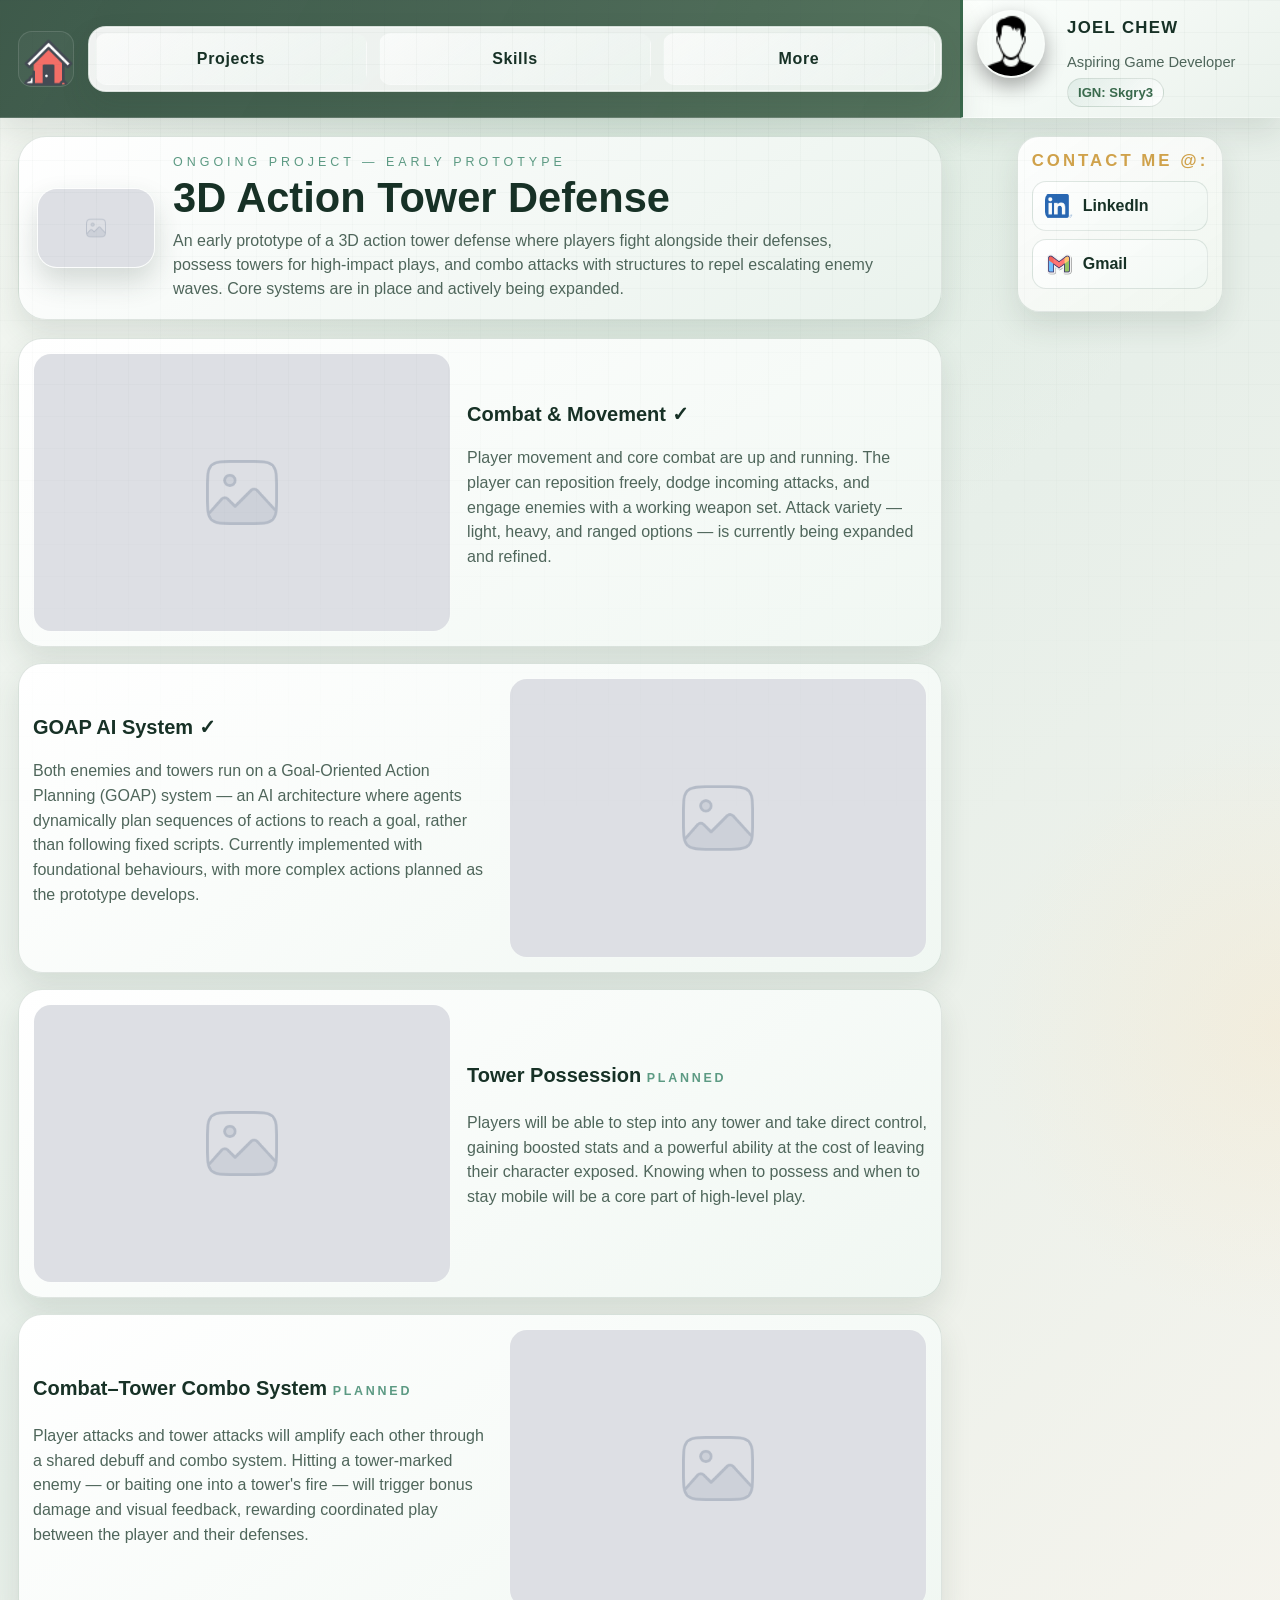
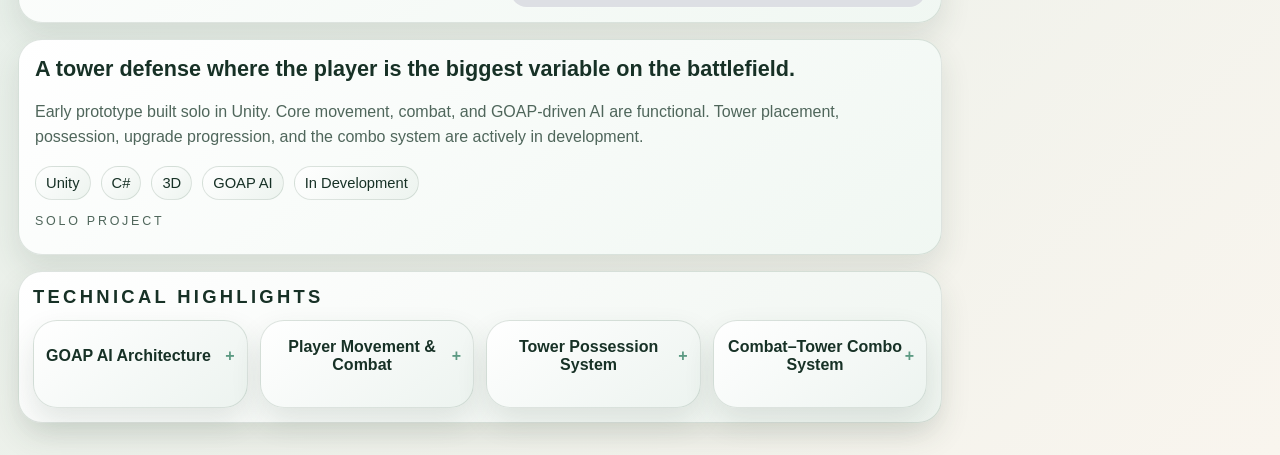
<file: towerbound.html>
<!DOCTYPE html>

<html lang="en">

<head>
    <meta charset="UTF-8">
    <meta name="viewport" content="width=device-width, initial-scale=1.0">

    <!-- the website title -->
    <title>Projects</title>

    <!-- changing of website icon -->
    <link rel="icon" type="image/x-icon" href="img/logo_.png">

    <!-- link to external css file under css folder -->
    <link rel="stylesheet" href="./css/style.css">

    <!-- link to external js file under js folder -->
    <script src="./js/main.js" defer></script>

</head>


<body class="subPage projectPage">

    <a href="./aboutMe.html" class="Profile">
        <img src="./images/icons8-person-48.png" alt="pfp" class="pfp">
        <p class="name">Joel Chew</p>
        <p class="about">Aspiring Game Developer</p>
        <span class="profile-badge">IGN: Skgry3</span>
    </a>

    <header>
        <section class="home">
            <a href="./index.html">
                <img src="./images/icons8-home-128.png" alt="">
            </a>
        </section>
        <section class="HeaderTabsContainer">
            <ul>
                <a href="./projects.html" class="HeaderTab">
                    <li><p>Projects</p></li>
                </a>
                <a href="./skills.html" class="HeaderTab">
                    <li><p>Skills</p></li>
                </a>
                <a href="" class="HeaderTab">
                    <li><p>More</p></li>
                </a>
            </ul>
        </section>
    </header>

    <main>
        <div class="projectDetails">

            <div class="title">
                <img src="./images/img_placeholder.png" alt="">
                <div>
                    <p class="eyebrow">Ongoing Project — Early Prototype</p>
                    <h1>3D Action Tower Defense</h1>
                    <p class="project-intro">
                        An early prototype of a 3D action tower defense where players fight alongside
                        their defenses, possess towers for high-impact plays, and combo attacks with
                        structures to repel escalating enemy waves. Core systems are in place and
                        actively being expanded.
                    </p>
                </div>
            </div>

            <section class="coreFeatures">

                <div class="card">
                    <img src="./images/img_placeholder.png" alt="">
                    <article>
                        <h1>Combat & Movement ✓</h1>
                        <p>
                            Player movement and core combat are up and running. The player can
                            reposition freely, dodge incoming attacks, and engage enemies with
                            a working weapon set. Attack variety — light, heavy, and ranged options
                            — is currently being expanded and refined.
                        </p>
                    </article>
                </div>

                <div class="card">
                    <article>
                        <h1>GOAP AI System ✓</h1>
                        <p>
                            Both enemies and towers run on a Goal-Oriented Action Planning (GOAP)
                            system — an AI architecture where agents dynamically plan sequences of
                            actions to reach a goal, rather than following fixed scripts. Currently
                            implemented with foundational behaviours, with more complex actions
                            planned as the prototype develops.
                        </p>
                    </article>
                    <img src="./images/img_placeholder.png" alt="">
                </div>

                <div class="card">
                    <img src="./images/img_placeholder.png" alt="">
                    <article>
                        <h1>Tower Possession <span class="step">Planned</span></h1>
                        <p>
                            Players will be able to step into any tower and take direct control,
                            gaining boosted stats and a powerful ability at the cost of leaving
                            their character exposed. Knowing when to possess and when to stay
                            mobile will be a core part of high-level play.
                        </p>
                    </article>
                </div>

                <div class="card">
                    <article>
                        <h1>Combat–Tower Combo System <span class="step">Planned</span></h1>
                        <p>
                            Player attacks and tower attacks will amplify each other through a
                            shared debuff and combo system. Hitting a tower-marked enemy — or
                            baiting one into a tower's fire — will trigger bonus damage and
                            visual feedback, rewarding coordinated play between the player and
                            their defenses.
                        </p>
                    </article>
                    <img src="./images/img_placeholder.png" alt="">
                </div>

                <article>
                    <h2>A tower defense where the player is the biggest variable on the battlefield.</h2>
                    <p>
                        Early prototype built solo in Unity. Core movement, combat, and GOAP-driven
                        AI are functional. Tower placement, possession, upgrade progression, and the
                        combo system are actively in development.
                    </p>

                    <div class="chip-row">
                        <span class="chip">Unity</span>
                        <span class="chip">C#</span>
                        <span class="chip">3D</span>
                        <span class="chip">GOAP AI</span>
                        <span class="chip">In Development</span>
                    </div>

                    <p class="step">Solo Project</p>
                </article>

                <section>
                    <h1>Technical Highlights</h1>

                    <div>
                        <div class="card tech-card">
                            <p>GOAP AI Architecture</p>
                            <div class="tech-detail">
                                <p>
                                    Goal-Oriented Action Planning lets both enemies and towers decide
                                    their own behaviour at runtime by evaluating a set of goals and
                                    planning the cheapest sequence of actions to achieve them. Unlike
                                    behaviour trees or state machines, GOAP agents can adapt to changing
                                    conditions without needing manually authored transitions — making
                                    it easier to add new actions and scale complexity as the prototype grows.
                                </p>
                            </div>
                        </div>

                        <div class="card tech-card">
                            <p>Player Movement & Combat</p>
                            <div class="tech-detail">
                                <p>
                                    The player controller handles 3D movement, dodge rolling, and
                                    weapon switching. Weapons are fully implemented with their own
                                    stats and behaviours. Attack logic — including light, heavy, and
                                    ranged variants — is currently being built out, with hit detection
                                    and animation integration in progress.
                                </p>
                            </div>
                        </div>

                        <div class="card tech-card">
                            <p>Tower Possession System</p>
                            <div class="tech-detail">
                                <p>
                                    Planned feature. When implemented, possession will transfer input
                                    control from the player character to a selected tower, switching
                                    it from autonomous GOAP-driven firing to direct player aim. A stat
                                    multiplier and unique ability will activate on entry, with the
                                    player character left vulnerable until possession ends.
                                </p>
                            </div>
                        </div>

                        <div class="card tech-card">
                            <p>Combat–Tower Combo System</p>
                            <div class="tech-detail">
                                <p>
                                    Planned feature. A shared status system will track debuffs from
                                    both the player and towers. Hitting a debuffed enemy with the
                                    other source triggers a combo multiplier, applying bonus damage
                                    and a visual effect. Each tower type will define its own debuff
                                    and combo behaviour, making the system extensible as new towers
                                    are added.
                                </p>
                            </div>
                        </div>

                    </div>
                </section>

            </section>
        </div>
    </main>

    <aside>
        <section class="contactMe">
            <h1>Contact Me @: </h1>

            <a href="https://www.linkedin.com/in/joel-chew-1ab3a2368" target="_blank" rel="noopener noreferrer">
                <img src="./images/LI-In-Bug.png" alt="LinkedIn logo">
                <p>LinkedIn</p>
            </a>

            <a href="mailto:joelskgry@gmail.com" target="_blank" rel="noopener noreferrer">
                <img src="./images/icons8-gmail-100.png" alt="Gmail logo">
                <p>Gmail</p>
            </a>
        </section>
    </aside>

    <footer></footer>

</body>

</html>
</file>
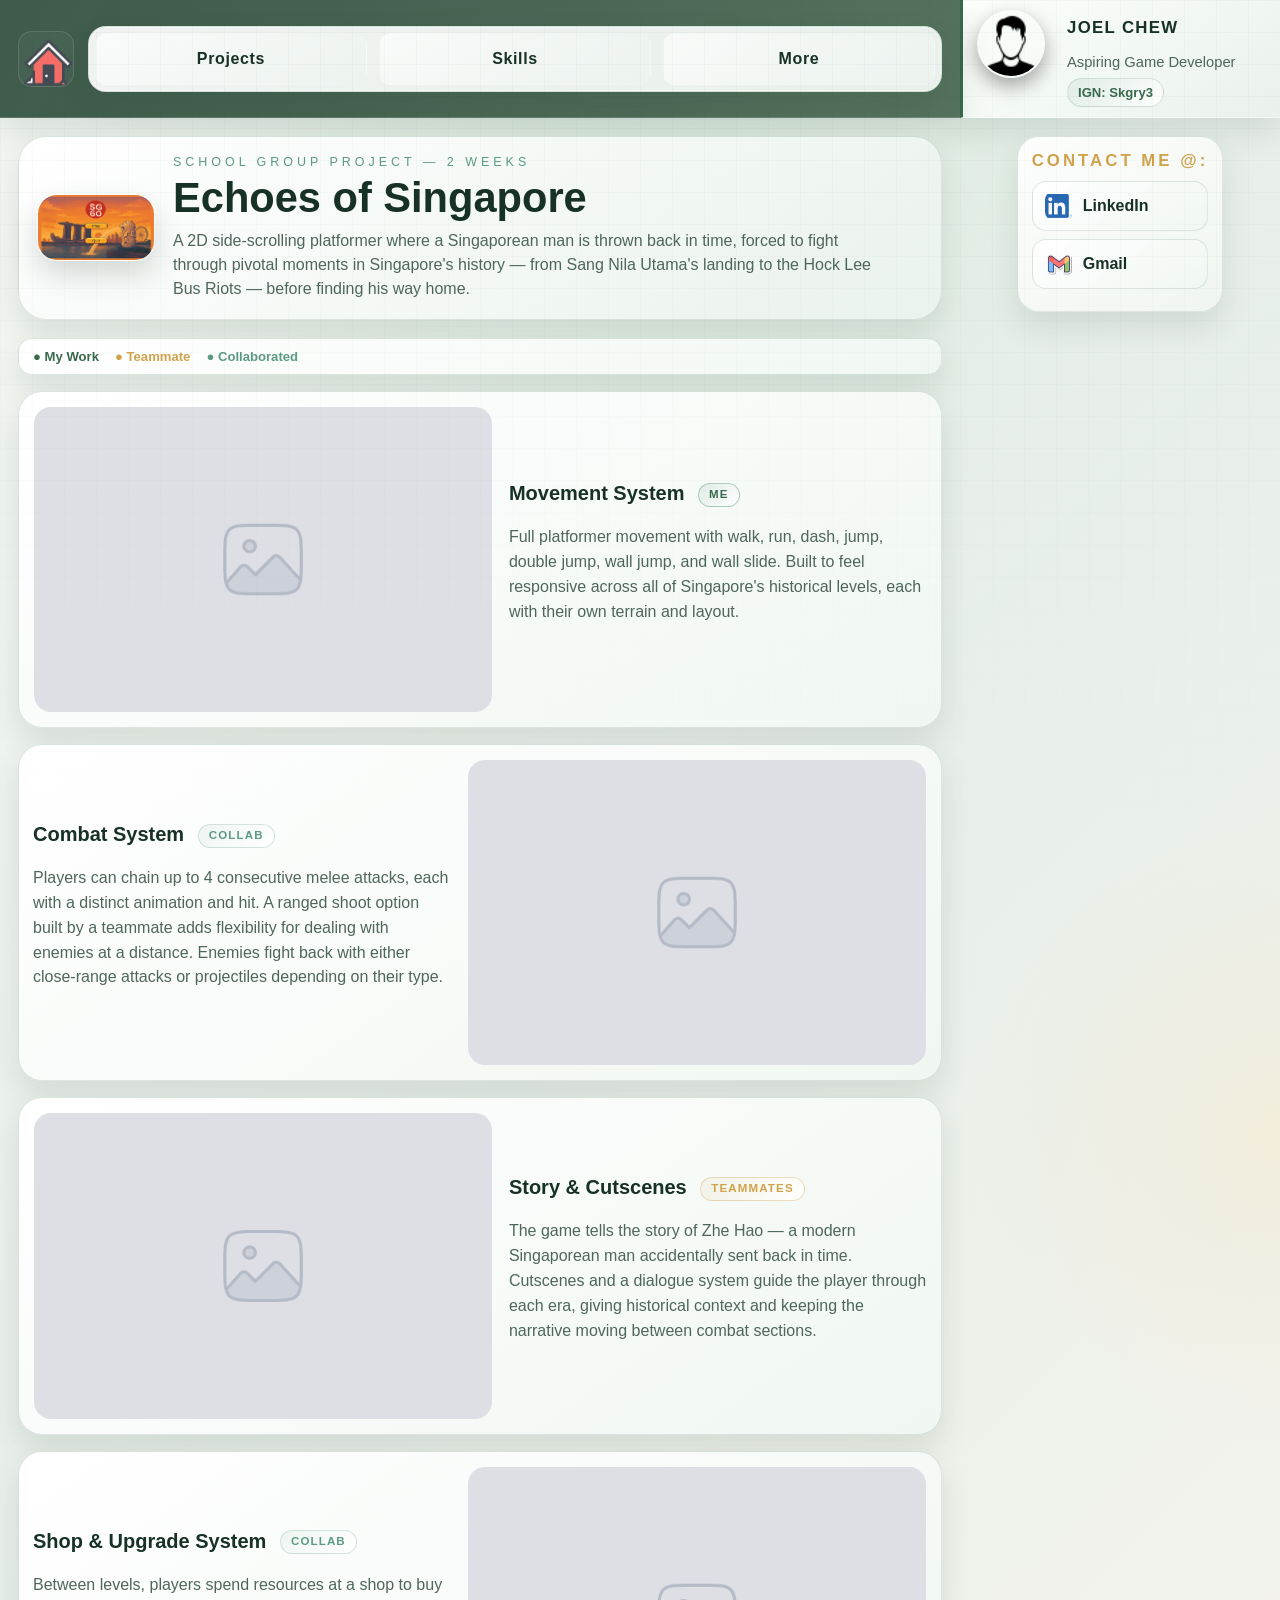
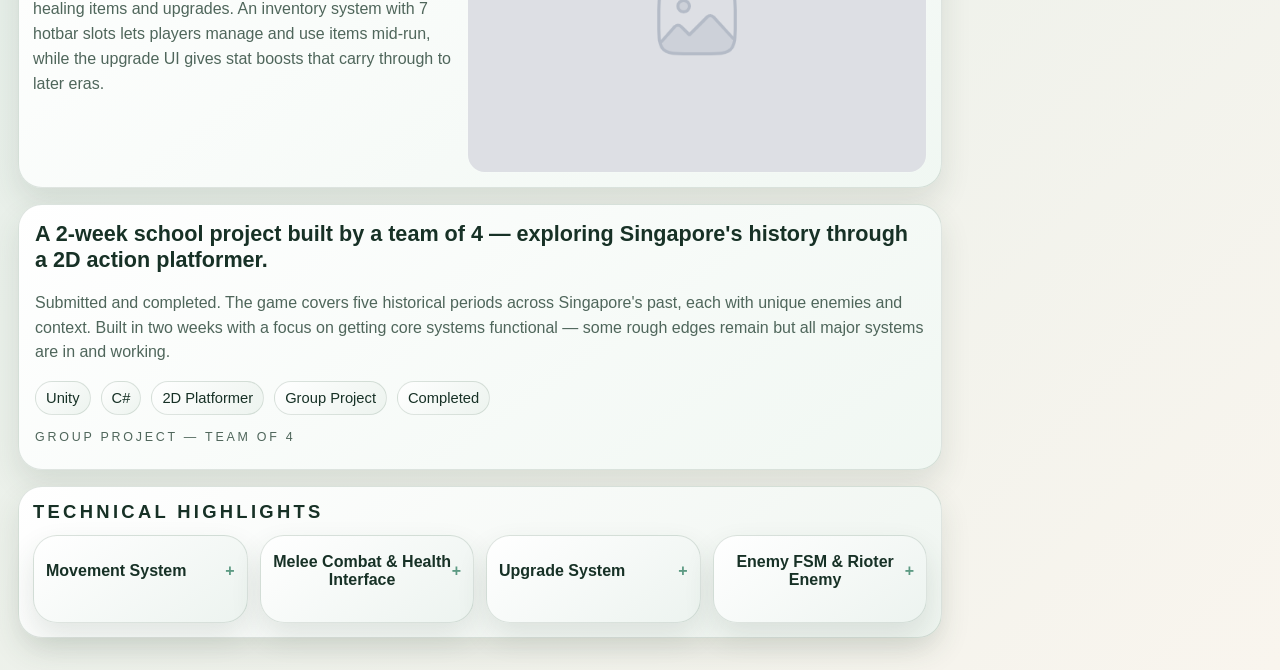
<file: wiu3.html>
<!DOCTYPE html>

<html lang="en">

<head>
    <meta charset="UTF-8">
    <meta name="viewport" content="width=device-width, initial-scale=1.0">

    <!-- the website title -->
    <title>Projects</title>

    <!-- changing of website icon -->
    <link rel="icon" type="image/x-icon" href="img/logo_.png">

    <!-- link to external css file under css folder -->
    <link rel="stylesheet" href="./css/style.css">

    <!-- link to external js file under js folder -->
    <script src="./js/main.js" defer></script>

</head>


<body class="subPage projectPage">

    <a href="./aboutMe.html" class="Profile">
        <img src="./images/icons8-person-48.png" alt="pfp" class="pfp">
        <p class="name">Joel Chew</p>
        <p class="about">Aspiring Game Developer</p>
        <span class="profile-badge">IGN: Skgry3</span>
    </a>

    <header>
        <section class="home">
            <a href="./index.html">
                <img src="./images/icons8-home-128.png" alt="">
            </a>
        </section>
        <section class="HeaderTabsContainer">
            <ul>
                <a href="./projects.html" class="HeaderTab">
                    <li>
                        <p>Projects</p>
                    </li>
                </a>
                <a href="./skills.html" class="HeaderTab">
                    <li>
                        <p>Skills</p>
                    </li>
                </a>
                <a href="" class="HeaderTab">
                    <li>
                        <p>More</p>
                    </li>
                </a>
            </ul>
        </section>
    </header>

    <main>
        <div class="projectDetails">

            <div class="title">
                <img src="./images/wiu3TitleCard.png" alt="">
                <div>
                    <p class="eyebrow">School Group Project — 2 Weeks</p>
                    <h1>Echoes of Singapore</h1>
                    <p class="project-intro">
                        A 2D side-scrolling platformer where a Singaporean man is thrown back in time,
                        forced to fight through pivotal moments in Singapore's history — from Sang Nila
                        Utama's landing to the Hock Lee Bus Riots — before finding his way home.
                    </p>
                </div>
            </div>

            <section class="coreFeatures">

                <div class="contribution-legend">
                    <span class="legend-mine">● My Work</span>
                    <span class="legend-team">● Teammate</span>
                    <span class="legend-collab">● Collaborated</span>
                </div>

                <div class="card">
                    <img src="./images/img_placeholder.png" alt="">
                    <article>
                        <h1>Movement System <span class="tag-mine">Me</span> </h1>
                        <p>
                            Full platformer movement with walk, run, dash, jump, double jump,
                            wall jump, and wall slide. Built to feel responsive across all of
                            Singapore's historical levels, each with their own terrain and layout.
                        </p>
                    </article>
                </div>

                <div class="card">
                    <article>
                        <h1>Combat System <span class="tag-collab">Collab</span> </h1>
                        <p>
                            Players can chain up to 4 consecutive melee attacks, each with a
                            distinct animation and hit. A ranged shoot option built by a teammate
                            adds flexibility for dealing with enemies at a distance. Enemies fight
                            back with either close-range attacks or projectiles depending on their type.
                        </p>
                    </article>
                    <img src="./images/img_placeholder.png" alt="">
                </div>

                <div class="card">
                    <img src="./images/img_placeholder.png" alt="">
                    <article>
                        <h1>Story & Cutscenes <span class="tag-team">Teammates</span> </h1>
                        <p>
                            The game tells the story of Zhe Hao — a modern Singaporean man
                            accidentally sent back in time. Cutscenes and a dialogue system
                            guide the player through each era, giving historical context and
                            keeping the narrative moving between combat sections.
                        </p>
                    </article>
                </div>

                <div class="card">
                    <article>
                        <h1>Shop & Upgrade System <span class="tag-collab">Collab</span> </h1>
                        <p>
                            Between levels, players spend resources at a shop to buy healing
                            items and upgrades. An inventory system with 7 hotbar slots lets
                            players manage and use items mid-run, while the upgrade UI gives
                            stat boosts that carry through to later eras.
                        </p>
                    </article>
                    <img src="./images/img_placeholder.png" alt="">
                </div>

                <article>
                    <h2>A 2-week school project built by a team of 4 — exploring Singapore's history through a 2D action
                        platformer.</h2>
                    <p>
                        Submitted and completed. The game covers five historical periods across
                        Singapore's past, each with unique enemies and context. Built in two weeks
                        with a focus on getting core systems functional — some rough edges remain
                        but all major systems are in and working.
                    </p>

                    <div class="chip-row">
                        <span class="chip">Unity</span>
                        <span class="chip">C#</span>
                        <span class="chip">2D Platformer</span>
                        <span class="chip">Group Project</span>
                        <span class="chip">Completed</span>
                    </div>

                    <p class="step">Group Project — Team of 4</p>
                </article>

                <section>
                    <h1>Technical Highlights</h1>

                    <div>
                        <div class="card tech-card">
                            <p>Movement System</p>
                            <div class="tech-detail">
                                <p>
                                    Built and owned by me. Handles walk, run, dash, jump, double jump,
                                    wall jump, and wall slide — all driven by a single player controller.
                                    Each movement state transitions cleanly into the next, keeping the
                                    feel tight across varied level layouts and terrain types.
                                </p>
                            </div>
                        </div>

                        <div class="card tech-card">
                            <p>Melee Combat & Health Interface</p>
                            <div class="tech-detail">
                                <p>
                                    Built and owned by me. The 4-hit melee combo is handled by a combat
                                    controller that tracks combo state and applies damage on hit. Player
                                    and enemy health both implement a shared interface, keeping health
                                    logic consistent and making it straightforward to extend to new enemy
                                    types. Ranged combat was handled by a teammate building on the same
                                    interface.
                                </p>
                            </div>
                        </div>

                        <div class="card tech-card">
                            <p>Upgrade System</p>
                            <div class="tech-detail">
                                <p>
                                    Built and owned by me. Players access an upgrade UI mid-run to
                                    spend resources on stat boosts. Upgrades persist across scene
                                    transitions, feeding into the same health and combat interfaces
                                    used by the rest of the game's systems.
                                </p>
                            </div>
                        </div>

                        <div class="card tech-card">
                            <p>Enemy FSM & Rioter Enemy</p>
                            <div class="tech-detail">
                                <p>
                                    The base enemy class and Finite State Machine architecture were
                                    built by a teammate. I implemented the Rioter enemy on top of
                                    that foundation — a close-range attacker inspired by the Hock Lee
                                    Bus Riots, with its own patrol, chase, and attack states wired
                                    into the shared FSM.
                                </p>
                            </div>
                        </div>

                    </div>
                </section>

            </section>
        </div>
    </main>

    <aside>
        <section class="contactMe">
            <h1>Contact Me @: </h1>

            <a href="https://www.linkedin.com/in/joel-chew-1ab3a2368" target="_blank" rel="noopener noreferrer">
                <img src="./images/LI-In-Bug.png" alt="LinkedIn logo">
                <p>LinkedIn</p>
            </a>

            <a href="mailto:joelskgry@gmail.com" target="_blank" rel="noopener noreferrer">
                <img src="./images/icons8-gmail-100.png" alt="Gmail logo">
                <p>Gmail</p>
            </a>
        </section>
    </aside>

    <footer></footer>

</body>

</html>
</file>
<file: css/style.css>
:root {
    --bg: #edf3ee;
    --panel: linear-gradient(145deg, rgba(255, 255, 255, 0.92), rgba(240, 245, 239, 0.96));
    --panel-soft: rgba(247, 251, 247, 0.92);
    --line: rgba(78, 112, 92, 0.16);
    --text: #173126;
    --muted: #4f665b;
    --gold: #d0a24b;
    --ember: #d7774b;
    --blade: #5c9a83;
    --forest: #3a6a4d;
    --shadow: 0 14px 30px rgba(39, 62, 50, 0.12);
}

* {
    box-sizing: border-box;
}

html,
body {
    min-height: 100%;
}

body {
    margin: 0;
    min-height: 100vh;
    display: grid;
    grid-template-columns: minmax(0, 1fr) 320px;
    grid-template-rows: auto 1fr;
    grid-template-areas:
        "header profile"
        "main side";
    font-family: "Segoe UI", Arial, sans-serif;
    color: var(--text);
    background:
        radial-gradient(circle at top, rgba(191, 221, 202, 0.45), transparent 28%),
        radial-gradient(circle at right, rgba(250, 223, 180, 0.26), transparent 18%),
        linear-gradient(135deg, #f4f7f2 0%, #e7efe9 45%, #f9f5ee 100%);
}

body::before {
    content: "";
    position: fixed;
    inset: 0;
    background-image:
        linear-gradient(rgba(68, 95, 79, 0.04) 1px, transparent 1px),
        linear-gradient(90deg, rgba(68, 95, 79, 0.04) 1px, transparent 1px);
    background-size: 32px 32px;
    mask-image: linear-gradient(to bottom, rgba(0, 0, 0, 0.85), transparent 95%);
    pointer-events: none;
}

header {
    grid-area: header;
    display: flex;
    align-items: center;
    min-height: 96px;
    padding: 12px 18px;
    background: linear-gradient(120deg, rgba(54, 83, 68, 0.96), rgba(82, 112, 91, 0.98));
    border-bottom: 1px solid rgba(255, 255, 255, 0.16);
    box-shadow: var(--shadow);
}

.Profile {
    grid-area: profile;
    display: grid;
    grid-template-columns: 78px 1fr;
    grid-template-rows: auto auto;
    grid-template-areas:
        "img name"
        "img about";
    gap: 0 12px;
    align-items: center;
    min-height: 96px;
    padding: 10px 14px;
    text-decoration: none;
    color: var(--text);
    background: linear-gradient(140deg, rgba(253, 255, 253, 0.98), rgba(233, 241, 235, 0.98));
    border-left: 3px solid var(--forest);
    border-bottom: 1px solid rgba(255, 255, 255, 0.08);
    box-shadow: var(--shadow);
    transition: transform 0.2s ease, border-color 0.2s ease;
}

.Profile:hover {
    transform: translateY(-1px);
    border-color: var(--ember);
}

.Profile img {
    grid-area: img;
    width: 68px;
    height: 68px;
    border-radius: 50%;
    object-fit: cover;
    border: 2px solid rgba(255, 255, 255, 0.18);
    box-shadow: 0 8px 20px rgba(0, 0, 0, 0.35);
}

.Profile p {
    margin: 0;
    padding: 0;
}

.Profile .name {
    grid-area: name;
    font-size: 1.05rem;
    font-weight: 700;
    letter-spacing: 0.08em;
    text-transform: uppercase;
}

.Profile .about {
    grid-area: about;
    color: var(--muted);
    font-size: 0.92rem;
}

.Profile .profile-badge {
    grid-column: 2;
    display: inline-flex;
    align-items: center;
    width: fit-content;
    padding: 6px 10px;
    border-radius: 999px;
    background: linear-gradient(135deg, rgba(92, 154, 131, 0.12), rgba(255, 255, 255, 0.9));
    border: 1px solid rgba(78, 112, 92, 0.18);
    color: var(--forest);
    font-size: 0.82rem;
    font-weight: 600;
}

.home {
    width: 56px;
    aspect-ratio: 1 / 1;
    border-radius: 14px;
    overflow: hidden;
    border: 1px solid rgba(255, 255, 255, 0.12);
    background: rgba(255, 255, 255, 0.04);
    margin-right: 14px;
    flex-shrink: 0;
}

.home img {
    width: 100%;
    height: 100%;
    object-fit: cover;
}

.HeaderTabsContainer {
    flex: 1;
    display: flex;
    align-items: center;
}

.HeaderTabsContainer>ul {
    flex: 1;
    display: flex;
    align-items: center;
    gap: 12px;
    margin: 0;
    padding: 6px;
    list-style: none;
    border-radius: 18px;
    background: linear-gradient(135deg, rgba(255, 255, 255, 0.92), rgba(236, 243, 238, 0.98));
    border: 1px solid rgba(78, 112, 92, 0.14);
    box-shadow: inset 0 0 0 1px rgba(255, 255, 255, 0.4), var(--shadow);
}

.HeaderTab {
    flex: 1;
    display: flex;
    justify-content: center;
    align-items: center;
    min-height: 44px;
    border-radius: 12px;
    color: var(--text);
    text-decoration: none;
    font-weight: 600;
    letter-spacing: 0.04em;
    border: 1px solid transparent;
    background: linear-gradient(145deg, rgba(255, 255, 255, 0.65), rgba(236, 243, 239, 0.95));
    transition: transform 0.2s ease, border-color 0.2s ease, background 0.2s ease;
}

.HeaderTab:hover,
.HeaderTab.active-tab {
    border-color: rgba(92, 154, 131, 0.45);
    background: linear-gradient(145deg, rgba(230, 243, 233, 0.98), rgba(251, 247, 239, 0.98));
    transform: translateY(-1px);
    box-shadow: 0 10px 20px rgba(58, 90, 72, 0.12);
}

.HeaderTab li {
    list-style: none;
}

.HeaderTab p {
    position: relative;
    display: inline-block;
}

.HeaderTab p::after {
    content: "";
    position: absolute;
    left: 0;
    bottom: -4px;
    width: 0;
    height: 2px;
    border-radius: 999px;
    background: linear-gradient(90deg, var(--forest), var(--gold));
    transition: width 0.2s ease;
}

.HeaderTab:hover p::after,
.HeaderTab.active-tab p::after {
    width: 100%;
}

main {
    grid-area: main;
    width: 100%;
    padding: 18px 18px 32px;
    background: transparent;
}

aside {
    grid-area: side;
    padding: 18px 18px 32px 0;
    background: transparent;
}

.panel,
.featuredProjectsContainer,
.projectSummery,
.contactMe,
.project,
.hero-card,
.about-card,
.skill-card {
    background: var(--panel);
    border: 1px solid var(--line);
    border-radius: 22px;
    box-shadow: var(--shadow);
}

.hero-card {
    margin: 0 auto 18px auto;
    max-width: 1100px;
    padding: 18px 18px 16px;
    border-left: 4px solid var(--forest);
}

.eyebrow {
    margin: 0 0 6px;
    text-transform: uppercase;
    letter-spacing: 0.32em;
    font-size: 0.78rem;
    color: var(--blade);
}

.hero-card h1,
.about-card h1,
.projectSummery h2,
.summary-title,
.featuredProjectsContainer>h1 {
    margin: 0 0 10px;
    color: var(--text);
    text-shadow: none;
}

.hero-card {
    padding: 22px 20px;
}

.hero-card h1 {
    font-size: clamp(1.8rem, 3vw, 2.6rem);
    line-height: 1.15;
}

.subtitle {
    font-size: 1.08rem;
    max-width: 62ch;
    color: var(--muted);
    line-height: 1.5;
}

.status-pill {
    display: inline-flex;
    align-items: center;
    gap: 8px;
    margin-top: 8px;
    padding: 8px 10px;
    border-radius: 999px;
    background: linear-gradient(135deg, rgba(92, 154, 131, 0.12), rgba(255, 255, 255, 0.92));
    border: 1px solid rgba(78, 112, 92, 0.18);
    color: var(--text);
    font-weight: 600;
}

.hero-card p,
.about-card p,
.skill-card p,
.summary-description {
    color: var(--muted);
}

.chip-row {
    display: flex;
    flex-wrap: wrap;
    gap: 10px;
    margin-top: 12px;
}

.chip {
    padding: 8px 10px;
    border-radius: 999px;
    border: 1px solid rgba(78, 112, 92, 0.18);
    background: linear-gradient(135deg, rgba(255, 255, 255, 0.96), rgba(236, 243, 238, 0.96));
    color: var(--text);
    font-size: 0.92rem;
}

.chip-mine {
    border-color: rgba(92, 154, 131, 0.45);
    background: linear-gradient(135deg, rgba(92, 154, 131, 0.15), rgba(255, 255, 255, 0.96));
    color: var(--forest);
    font-weight: 600;
}

.chip-team {
    border-color: rgba(208, 162, 75, 0.35);
    background: linear-gradient(135deg, rgba(208, 162, 75, 0.1), rgba(255, 255, 255, 0.96));
    color: var(--gold);
    font-weight: 600;
}

.featuredProjectsContainer {
    max-width: 1100px;
    margin: 0 auto;
    padding: 16px;
    border-left: 4px solid var(--blade);
}

.featuredProjectsContainer>h1 {
    font-size: 1.4rem;
}

.ScrollPanel {
    display: flex;
    flex-direction: column;
    gap: 14px;
    max-height: 72vh;
    min-height: 0;
    overflow-y: auto;
    padding-right: 4px;
    scroll-behavior: smooth;
    scroll-snap-type: y mandatory;
    scroll-padding: 10px;
    overscroll-behavior-y: contain;
    scrollbar-width: thin;
    scrollbar-color: rgba(78, 112, 92, 0.35) transparent;
}

.ScrollPanel::-webkit-scrollbar {
    width: 8px;
}

.ScrollPanel::-webkit-scrollbar-thumb {
    background: linear-gradient(180deg, rgba(78, 112, 92, 0.45), rgba(92, 154, 131, 0.35));
    border-radius: 999px;
}

.featuredProjects {
    display: grid;
    grid-template-columns: 1.05fr 1fr;
    grid-template-rows: 72px 1fr auto;
    grid-template-areas:
        "img title"
        "img text"
        "img link";
    gap: 0 16px;
    min-height: 280px;
    padding: 12px;
    border-radius: 18px;
    scroll-snap-align: start;
    scroll-snap-stop: always;
    background: linear-gradient(145deg, rgba(255, 255, 255, 0.96), rgba(235, 241, 236, 0.97));
    border: 1px solid rgba(78, 112, 92, 0.16);
    box-shadow: var(--shadow);
    transition: transform 0.18s ease, box-shadow 0.18s ease, border-color 0.18s ease;
}

.featuredProjects:hover {
    transform: translateY(-2px);
    border-color: rgba(92, 154, 131, 0.45);
    box-shadow: 0 18px 30px rgba(39, 62, 50, 0.14);
}

.featuredProjects>video,
.featuredProjects>img {
    grid-area: img;
    width: 100%;
    height: 100%;
    min-height: 240px;
    object-fit: cover;
    border-radius: 16px;
    border: 1px solid rgba(255, 255, 255, 0.08);
}

.featuredProjects h1 {
    grid-area: title;
    margin: 0;
    font-size: 1.15rem;
    color: var(--text);
}

.featuredProjects>p {
    grid-area: text;
    margin: 0;
    color: var(--muted);
    line-height: 1.45;
}

.featuredProjects a {
    grid-area: link;
    align-self: end;
    justify-self: start;
    width: fit-content;
}

.contactMe {
    width: 100%;
    padding: 14px;
}

.contactMe h1 {
    margin: 0 0 10px;
    font-size: 1.05rem;
    text-transform: uppercase;
    letter-spacing: 0.18em;
    color: var(--gold);
}

.contactMe a {
    display: flex;
    align-items: center;
    gap: 10px;
    margin: 8px 0;
    padding: 10px 12px;
    border-radius: 14px;
    border: 1px solid rgba(78, 112, 92, 0.16);
    background: linear-gradient(145deg, rgba(255, 255, 255, 0.97), rgba(240, 247, 242, 0.98));
    color: var(--text);
    text-decoration: none;
    transition: transform 0.2s ease, border-color 0.2s ease;
}

.contactMe a:hover {
    transform: translateX(2px);
    border-color: rgba(58, 109, 87, 0.45);
}

.contactMe a img {
    width: 28px;
    height: 28px;
    object-fit: contain;
    border-radius: 8px;
}

.contactMe a p {
    margin: 0;
    font-weight: 600;
}

.projectSelection {
    display: grid;
    grid-template-columns: minmax(0, 2fr) minmax(320px, 1fr);
    gap: 16px;
    align-items: start;
}

.sidebar {
    display: none;
}

.hero-card {
    grid-column: 1 / -1;
    grid-row: 1;
    margin: 0;
    max-width: none;
    padding: 16px;
    min-height: auto;
}

.projectContainer {
    grid-column: 1;
    grid-row: 2;
}

.projectSummery {
    grid-column: 2;
    grid-row: 2;
    min-height: 72vh;
    padding: 16px;
    border-left: 4px solid var(--blade);
}

.summary-content {
    display: flex;
    flex-direction: column;
    gap: 12px;
    animation: fadeIn 0.25s ease;
}

.summary-image {
    width: 100%;
    max-height: 240px;
    object-fit: cover;
    border-radius: 16px;
    border: 1px solid rgba(78, 112, 92, 0.16);
}

.summary-title {
    font-size: 1.5rem;
    color: var(--forest);
}

.summary-divider {
    border: 0;
    height: 1px;
    background: linear-gradient(90deg, transparent, rgba(78, 112, 92, 0.25), transparent);
}

.summary-badge {
    display: inline-flex;
    align-items: center;
    width: fit-content;
    padding: 6px 12px;
    border-radius: 999px;
    background: linear-gradient(135deg, var(--blade), var(--forest));
    color: #fff;
    font-size: 0.78rem;
    font-weight: 700;
    letter-spacing: 0.12em;
    text-transform: uppercase;
    box-shadow: 0 4px 10px rgba(39, 62, 50, 0.18);
}

.active-project {
    border-color: var(--forest) !important;
    background: linear-gradient(145deg, rgba(255, 255, 255, 0.98), rgba(238, 245, 240, 0.98)) !important;
}

.projectPanel {
    display: flex;
    flex-direction: column;
    gap: 10px;
}

.projectDropdownToggle {
    display: none;
}

.projectContainer {
    display: grid;
    grid-template-columns: repeat(auto-fit, minmax(170px, 1fr));
    gap: 12px;
    padding: 4px;
    align-content: start;
}

.project {
    display: flex;
    flex-direction: column;
    justify-content: space-between;
    gap: 8px;
    min-height: 186px;
    padding: 8px;
    border-radius: 18px;
    border: 1px solid rgba(255, 255, 255, 0.1);
    background: linear-gradient(145deg, rgba(255, 255, 255, 0.98), rgba(240, 247, 242, 0.98));
    transition: transform 0.18s ease, border-color 0.18s ease, box-shadow 0.18s ease;
}

.project img {
    width: 100%;
    height: 104px;
    object-fit: cover;
    border-radius: 12px;
    border: 1px solid rgba(255, 255, 255, 0.08);
}

.project h1 {
    margin: 0;
    font-size: 0.98rem;
    color: var(--text);
}

.project:hover {
    transform: translateY(-2px);
    border-color: rgba(92, 154, 131, 0.45);
    box-shadow: 0 16px 30px rgba(39, 62, 50, 0.12);
}

.project.ongoing {
    position: relative;
    overflow: hidden;
}

.project.ongoing::after {
    content: "In Dev";
    position: absolute;
    top: 14px;
    right: -18px;
    padding: 3px 22px;
    background: linear-gradient(135deg, var(--blade), var(--forest));
    color: #fff;
    font-size: 0.62rem;
    font-weight: 700;
    letter-spacing: 0.10em;
    text-transform: uppercase;
    transform: rotate(45deg);
    box-shadow: 0 2px 8px rgba(39, 62, 50, 0.18);
}

.about-grid,
.skill-grid {
    display: grid;
    grid-template-columns: repeat(auto-fit, minmax(280px, 1fr));
    gap: 16px;
    max-width: 1100px;
    margin: 0 auto;
}

.about-card,
.skill-card {
    padding: 16px;
    border-left: 4px solid var(--forest);
    background: linear-gradient(145deg, rgba(255, 255, 255, 0.98), rgba(239, 245, 240, 0.98));
    border-radius: 18px;
    border: 1px solid rgba(78, 112, 92, 0.16);
    box-shadow: var(--shadow);
    transition: transform 0.18s ease, box-shadow 0.18s ease;
}

.about-card:hover,
.skill-card:hover {
    transform: translateY(-4px);
    box-shadow: 0 18px 30px rgba(39, 62, 50, 0.14);
}

.about-card h2,
.skill-card h2 {
    margin-top: 0;
    color: var(--text);
}

.step {
    display: inline-block;
    margin-bottom: 6px;
    font-size: 0.78rem;
    text-transform: uppercase;
    letter-spacing: 0.22em;
    color: var(--blade);
}

.contribution-legend {
    display: flex;
    gap: 16px;
    padding: 10px 14px;
    border-radius: 14px;
    background: linear-gradient(145deg, rgba(255,255,255,0.98), rgba(240,247,242,0.98));
    border: 1px solid rgba(78, 112, 92, 0.18);
    box-shadow: var(--shadow);
    font-size: 0.82rem;
    font-weight: 600;
}

.legend-mine  { color: var(--forest); }
.legend-team  { color: var(--gold); }
.legend-collab { color: var(--blade); }

.tag-mine,
.tag-team,
.tag-collab {
    display: inline-flex;
    align-items: center;
    padding: 2px 10px;
    border-radius: 999px;
    font-size: 0.72rem;
    font-weight: 700;
    letter-spacing: 0.1em;
    text-transform: uppercase;
    vertical-align: middle;
    margin-left: 8px;
}

.tag-mine {
    background: linear-gradient(135deg, rgba(92, 154, 131, 0.15), rgba(255,255,255,0.96));
    border: 1px solid rgba(92, 154, 131, 0.45);
    color: var(--forest);
}

.tag-team {
    background: linear-gradient(135deg, rgba(208, 162, 75, 0.1), rgba(255,255,255,0.96));
    border: 1px solid rgba(208, 162, 75, 0.35);
    color: var(--gold);
}

.tag-collab {
    background: linear-gradient(135deg, rgba(92, 154, 131, 0.08), rgba(255,255,255,0.96));
    border: 1px solid rgba(92, 154, 131, 0.25);
    color: var(--blade);
}

.about-card ul {
    margin: 0;
    padding-left: 18px;
    color: var(--muted);
}

.skill-card strong {
    color: var(--gold);
}

.body.subPage.projectPage main {
    max-width: 1180px;
    margin: 0 auto;
}

body.subPage.projectPage aside {
    max-width: 1180px;
    margin: 0 auto;
    padding-left: 18px;
}

.projectDetails {
    display: flex;
    flex-direction: column;
    gap: 18px;
    align-items: stretch;
}

.projectDetails .title {
    display: flex;
    align-items: center;
    gap: 18px;
    padding: 18px;
    border-radius: 28px;
    background: linear-gradient(145deg, rgba(255, 255, 255, 0.98), rgba(233, 242, 236, 0.98));
    border: 1px solid rgba(78, 112, 92, 0.18);
    box-shadow: var(--shadow);
}

.projectDetails .title img {
    width: 118px;
    flex: 0 0 118px;
    border-radius: 20px;
    object-fit: cover;
    border: 1px solid rgba(255, 255, 255, 0.14);
    box-shadow: 0 14px 28px rgba(39, 62, 50, 0.18);
}

.projectDetails .title h1 {
    margin: 0;
    font-size: clamp(1.8rem, 4vw, 2.6rem);
    line-height: 1.1;
    color: var(--text);
}

.projectDetails .title .project-intro {
    margin: 8px 0 0;
    color: var(--muted);
    max-width: 720px;
    line-height: 1.5;
}

.gameplayVidContainer>div {
    display: grid;
    grid-template-columns: 1.15fr 0.85fr;
    gap: 18px;
    align-items: stretch;
    padding: 14px;
    border-radius: 24px;
    background: linear-gradient(145deg, rgba(255, 255, 255, 0.98), rgba(237, 244, 239, 0.98));
    border: 1px solid rgba(78, 112, 92, 0.18);
    box-shadow: var(--shadow);
}

.gameplayVidContainer video {
    width: 100%;
    height: 100%;
    min-height: 280px;
    border-radius: 18px;
    background: linear-gradient(145deg, #0d1411, #17251e);
    border: 1px solid rgba(255, 255, 255, 0.08);
    box-shadow: inset 0 0 0 1px rgba(255, 255, 255, 0.04);
}

.gameplayVidContainer p {
    margin: 0;
    color: var(--muted);
    line-height: 1.55;
}

.coreFeatures {
    display: flex;
    flex-direction: column;
    gap: 16px;
}

.coreFeatures .card {
    display: grid;
    grid-template-columns: 1fr 1.1fr;
    gap: 16px;
    align-items: center;
    padding: 14px;
    border-radius: 24px;
    background: linear-gradient(145deg, rgba(255, 255, 255, 0.98), rgba(240, 247, 242, 0.98));
    border: 1px solid rgba(78, 112, 92, 0.18);
    box-shadow: var(--shadow);

    max-height: 640px;
}

.coreFeatures .card:nth-child(even) {
    grid-template-columns: 1.1fr 1fr;
}

.coreFeatures .card img {
    width: 100%;
    min-width: 0;
    height: 100%;
    min-height: 180px;
    border-radius: 18px;
    object-fit: cover;
    border: 1px solid rgba(255, 255, 255, 0.12);
}

.coreFeatures .card video {
    width: 100%;
    min-width: 0;
    height: 100%;
    min-height: 180px;
    border-radius: 18px;
    object-fit: cover;
    border: 1px solid rgba(255, 255, 255, 0.12);
}

.coreFeatures .card article {
    width: 100%;
    color: var(--muted);
    line-height: 1.55;
}

.coreFeatures .card article h1,
.coreFeatures .card article h3 {
    margin: 0 0 8px;
    color: var(--text);
    font-size: 1.25rem;
}

.coreFeatures>article {
    padding: 16px;
    border-radius: 24px;
    background: linear-gradient(145deg, rgba(255, 255, 255, 0.98), rgba(240, 247, 242, 0.98));
    border: 1px solid rgba(78, 112, 92, 0.18);
    box-shadow: var(--shadow);
}

.coreFeatures>article h2 {
    margin-top: 0;
    color: var(--text);
    font-size: 1.35rem;
}

.coreFeatures>article p {
    color: var(--muted);
    line-height: 1.55;
}

.coreFeatures>section {
    padding: 14px;
    border-radius: 24px;
    background: linear-gradient(145deg, rgba(255, 255, 255, 0.98), rgba(239, 245, 240, 0.98));
    border: 1px solid rgba(78, 112, 92, 0.18);
    box-shadow: var(--shadow);
}

.coreFeatures>section>h1 {
    margin: 0 0 12px;
    color: var(--text);
    font-size: 1.15rem;
    text-transform: uppercase;
    letter-spacing: 0.18em;
}

.coreFeatures>section>div {
    display: grid;
    grid-template-columns: repeat(auto-fit, minmax(180px, 1fr));
    gap: 12px;
}

.coreFeatures>section .card {
    display: flex;
    justify-content: center;
    align-items: center;
    min-height: 88px;
    text-align: center;
    padding: 12px;
    background: linear-gradient(145deg, rgba(255, 255, 255, 0.98), rgba(236, 243, 239, 0.98));
}

.coreFeatures>section .card p {
    margin: 0;
    color: var(--text);
    font-weight: 600;
}

.tech-card {
    flex-direction: column;
    align-items: flex-start;
    cursor: pointer;
    gap: 0;
    min-height: 88px;
    text-align: left;
    transition: min-height 0.25s ease, border-color 0.2s ease;
}

.tech-card>p {
    width: 100%;
    display: flex;
    justify-content: space-between;
    align-items: center;
}

.tech-card>p::after {
    content: "+";
    font-size: 1rem;
    color: var(--blade);
    transition: transform 0.25s ease;
}

.tech-card.is-open>p::after {
    transform: rotate(45deg);
}

.tech-detail {
    display: grid;
    grid-template-rows: 0fr;
    transition: grid-template-rows 0.28s ease;
    width: 100%;
}

.tech-detail>p {
    overflow: hidden;
    margin: 0;
    color: var(--muted);
    font-weight: 400;
    font-size: 0.92rem;
    line-height: 1.55;
    text-align: left;
}

.tech-card.is-open .tech-detail {
    grid-template-rows: 1fr;
}

.tech-card.is-open .tech-detail>p {
    margin-top: 10px;
}

.download-card {
    display: flex;
    flex-direction: column;
    gap: 8px;
    padding: 16px;
    border-radius: 24px;
    background: linear-gradient(135deg, rgba(255, 255, 255, 0.98), rgba(239, 245, 240, 0.98));
    border: 1px solid rgba(78, 112, 92, 0.18);
    box-shadow: var(--shadow);
}

.download-card h1 {
    margin: 0;
    color: var(--text);
    font-size: 1.2rem;
}

.download-card p {
    margin: 0;
    color: var(--muted);
}

.card article br {
    display: block;
    content: "";
    margin-top: 0.35rem;
}

.button {
    display: inline-flex;
    align-items: center;
    justify-content: center;
    min-height: 42px;
    padding: 0 16px;
    border-radius: 999px;
    text-decoration: none;
    color: #10141a;
    font-weight: 700;
    background: linear-gradient(135deg, #e7c687, #fff7df 55%, #f3b87c);
    box-shadow: 0 10px 18px rgba(176, 146, 88, 0.18);
    transition: transform 0.18s ease, box-shadow 0.18s ease;
}

.button:hover {
    transform: translateY(-1px);
    box-shadow: 0 14px 24px rgba(176, 146, 88, 0.22);
}

.button:active {
    transform: translateY(1px);
    box-shadow: 0 8px 14px rgba(176, 146, 88, 0.18);
}

@keyframes fadeIn {
    from {
        opacity: 0;
        transform: translateY(4px);
    }

    to {
        opacity: 1;
        transform: translateY(0);
    }
}

@media (max-width: 1100px) {
    body {
        grid-template-columns: 1fr;
        grid-template-areas: "header" "profile" "main" "side";
    }

    aside {
        padding: 0 18px 24px;
    }

    .skill-grid {
        grid-template-columns: repeat(2, minmax(0, 1fr));
        gap: 14px;
    }
}

@media (max-width: 1100px) {
    .projectSelection {
        grid-template-columns: 1fr;
    }

    .hero-card,
    .projectContainer,
    .projectSummery {
        grid-column: auto;
        grid-row: auto;
    }

    .hero-card {
        min-height: auto;
    }

    .projectContainer {
        grid-template-columns: repeat(2, minmax(0, 1fr));
        gap: 10px;
    }

    .project {
        min-height: 170px;
        padding: 8px;
    }

    .project img {
        height: 92px;
    }
}

@media (max-width: 860px) {
    .skill-grid {
        grid-template-columns: 1fr;
        gap: 12px;
    }

    .skill-card {
        padding: 14px;
    }

    .featuredProjects {
        grid-template-columns: 1fr;
        grid-template-rows: auto auto auto auto;
        grid-template-areas: "img" "title" "text" "link";
        gap: 10px;
        min-height: auto;
        align-items: start;
    }

    .featuredProjects>video,
    .featuredProjects>img {
        min-height: 180px;
        height: 220px;
        max-height: 260px;
    }

    .featuredProjects h1 {
        font-size: 1.05rem;
    }

    .featuredProjects>p {
        line-height: 1.45;
    }

    .featuredProjects a {
        justify-self: start;
    }

    .projectContainer {
        grid-template-columns: 1fr 1fr;
        gap: 10px;
    }

    .projectSummery {
        min-height: auto;
        border-left: none;
        border-top: 4px solid var(--blade);
        padding-top: 12px;
    }
}

@media (max-width: 560px) {
    .featuredProjects {
        padding: 10px;
    }

    .featuredProjects>video,
    .featuredProjects>img {
        min-height: 150px;
        height: 180px;
        max-height: 200px;
    }

    .projectDropdownToggle {
        display: flex;
        align-items: center;
        justify-content: space-between;
        width: 100%;
        border: 1px solid rgba(78, 112, 92, 0.18);
        border-radius: 14px;
        padding: 10px 12px;
        background: linear-gradient(145deg, rgba(255, 255, 255, 0.98), rgba(240, 247, 242, 0.98));
        color: var(--text);
        font: inherit;
        font-weight: 700;
        box-shadow: var(--shadow);
        cursor: pointer;
    }

    .projectDropdownToggle strong {
        color: var(--forest);
        transition: transform 0.2s ease;
    }

    .projectPanel.is-open .projectDropdownToggle strong {
        transform: rotate(180deg);
    }

    .projectContainer {
        display: none;
        grid-template-columns: 1fr;
        padding: 0;
    }

    .projectPanel.is-open .projectContainer {
        display: grid;
    }

    .project {
        min-height: auto;
    }

    .project img {
        height: 110px;
    }
}

@media (max-width: 640px) {
    .skill-grid {
        grid-template-columns: 1fr;
        gap: 10px;
    }

    .skill-card {
        border-radius: 14px;
        border-left-width: 3px;
    }

    .hero-card {
        padding: 14px;
    }

    .hero-card h1 {
        font-size: 1.45rem;
        line-height: 1.2;
    }

    .hero-card p {
        font-size: 0.95rem;
        line-height: 1.45;
    }

    header {
        flex-direction: column;
        align-items: stretch;
        gap: 10px;
    }

    .HeaderTabsContainer>ul {
        flex-wrap: wrap;
    }

    .Profile {
        grid-template-columns: 62px 1fr;
    }

    .Profile img {
        width: 56px;
        height: 56px;
    }

    main,
    aside {
        padding-left: 10px;
        padding-right: 10px;
    }

    .hero-card {
        padding: 14px;
    }
}
</file>
